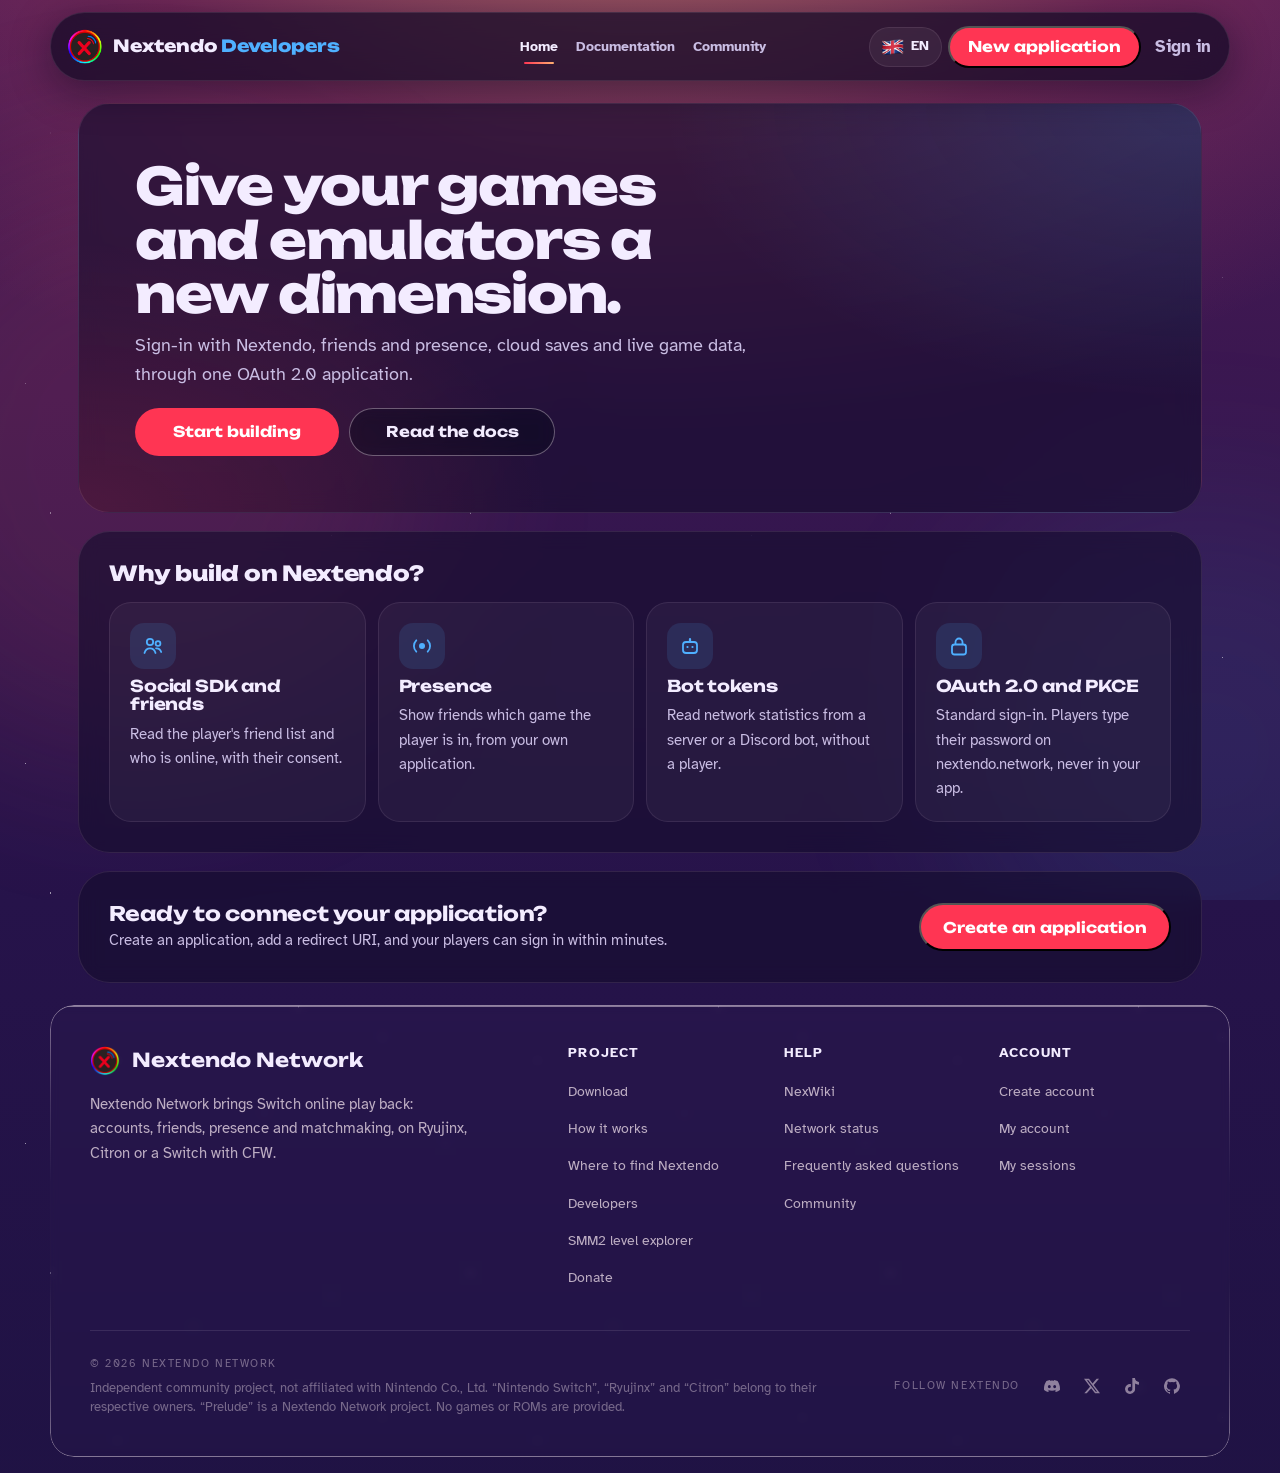
<file: developers.html>
<!doctype html>
<html lang="en">
<head>
<meta charset="utf-8">
<meta name="viewport" content="width=device-width, initial-scale=1">
<title>Nextendo Developers</title>
<meta name="description" content="Build on Nextendo: OAuth sign-in, friends, presence, cloud saves and API keys.">
<link rel="icon" href="assets/img/favicon.png">
<link rel="preconnect" href="https://fonts.googleapis.com">
<link rel="preconnect" href="https://fonts.gstatic.com" crossorigin>
<link href="https://fonts.googleapis.com/css2?family=Unbounded:wght@500;700;800&family=Atkinson+Hyperlegible:ital,wght@0,400;0,700;1,400&display=swap" rel="stylesheet">
<link rel="stylesheet" href="assets/css/rework.css?v=20261007n">
<link rel="stylesheet" href="assets/css/pages.css?v=20261007d">
<link rel="stylesheet" href="assets/css/developers.css?v=20261004j">
<script src="assets/js/i18n.js?v=20261008a"></script>
</head>
<body data-page="dev">
<a class="saut" href="#contenu">Skip to content</a>

<div id="nx-barre"></div>

<main id="contenu" class="dev">

  <!-- Landing -->
  <section class="vue" id="vue-accueil" hidden>
    <div class="plaque dev-heros">
      <h1 class="page-titre">Give your games and emulators a new dimension.</h1>
      <p class="page-intro">Sign-in with Nextendo, friends and presence, cloud saves and live game data, through one OAuth 2.0 application.</p>
      <div class="ligne-boutons" style="max-width:420px;margin-top:20px">
        <a class="bouton bouton--plein" href="#/espace">Start building</a>
        <a class="bouton bouton--verre" href="https://wiki.nextendo.network/developers">Read the docs</a>
      </div>
    </div>
    <div class="plaque">
      <h2 class="titre-plaque">Why build on Nextendo?</h2>
      <div class="atouts" id="atouts"></div>
    </div>
    <div class="plaque dev-appel">
      <div>
        <h3>Ready to connect your application?</h3>
        <p class="petit">Create an application, add a redirect URI, and your players can sign in within minutes.</p>
      </div>
      <button type="button" class="bouton bouton--plein" data-nouvelle-appli>Create an application</button>
    </div>
  </section>

  <!-- Developer space: sidebar + home / applications / application detail -->
  <section class="vue espace" id="vue-espace" hidden>
    <aside class="espace-cote">
    <nav class="espace-menu" id="menu-espace" aria-label="Developer space">
      <a href="#/espace" data-route="espace"><svg viewBox="0 0 24 24" width="20" height="20" aria-hidden="true"><path d="M4 10.5 12 4l8 6.5V20h-5v-6H9v6H4z" fill="none" stroke="currentColor" stroke-width="1.8" stroke-linejoin="round"/></svg>Home</a>
      <a href="#/applis" data-route="applis"><svg viewBox="0 0 24 24" width="20" height="20" aria-hidden="true"><rect x="4" y="4" width="7" height="7" rx="2" fill="none" stroke="currentColor" stroke-width="1.8"/><rect x="13" y="4" width="7" height="7" rx="2" fill="none" stroke="currentColor" stroke-width="1.8"/><rect x="4" y="13" width="7" height="7" rx="2" fill="none" stroke="currentColor" stroke-width="1.8"/><rect x="13" y="13" width="7" height="7" rx="2" fill="none" stroke="currentColor" stroke-width="1.8"/></svg>Applications</a>
      <a href="https://github.com/NextendoNetwork"><svg viewBox="0 0 24 24" width="20" height="20" aria-hidden="true"><path fill="currentColor" d="M12 .3a12 12 0 0 0-3.8 23.38c.6.12.82-.26.82-.58l-.02-2.04c-3.34.73-4.04-1.61-4.04-1.61-.55-1.39-1.33-1.76-1.33-1.76-1.09-.74.08-.73.08-.73 1.2.09 1.84 1.24 1.84 1.24 1.07 1.83 2.81 1.3 3.5 1 .1-.78.42-1.31.76-1.61-2.67-.3-5.47-1.33-5.47-5.93 0-1.31.47-2.38 1.24-3.22-.14-.3-.54-1.52.1-3.18 0 0 1-.32 3.3 1.23a11.5 11.5 0 0 1 6 0c2.28-1.55 3.29-1.23 3.29-1.23.64 1.66.24 2.88.12 3.18a4.65 4.65 0 0 1 1.23 3.22c0 4.61-2.81 5.63-5.48 5.92.43.37.81 1.1.81 2.22l-.01 3.29c0 .32.21.7.82.58A12 12 0 0 0 12 .3"/></svg>Nextendo GitHub</a>
    </nav>
    <nav class="espace-menu menu-appli" id="menu-appli" aria-label="Application settings" hidden>
      <a class="retour-applis" href="#/applis"><svg viewBox="0 0 24 24" width="18" height="18" aria-hidden="true"><path d="M15 5l-7 7 7 7" fill="none" stroke="currentColor" stroke-width="2" stroke-linecap="round" stroke-linejoin="round"/></svg>Applications</a>
      <div class="menu-appli-tete" id="menu-appli-tete"></div>
      <div id="onglets-v"></div>
    </nav>
    </aside>

    <div class="espace-contenu">
      <!-- Space home -->
      <div class="sous-vue" id="sv-espace" hidden>
        <div class="plaque">
          <h1 class="page-titre" style="font-size:clamp(1.8rem,4vw,2.6rem)">Welcome, <span id="dev-nom">Developer</span></h1>
          <p class="page-intro">Your applications, the guides and everything to connect to Nextendo.</p>
        </div>
        <div class="plaque">
          <div class="entete-plaque">
            <h2 class="titre-plaque">Recent applications</h2>
            <a class="pastille-lien" href="#/applis">See all applications</a>
          </div>
          <div class="grille-applis" id="recentes"></div>
        </div>
        <div class="plaque">
          <h2 class="titre-plaque">Guides and resources</h2>
          <div class="guides">
            <a class="guide" href="https://wiki.nextendo.network/developers"><strong>OAuth 2.0 PKCE</strong><p>Step-by-step integration for desktop and mobile emulators.</p></a>
            <a class="guide" href="https://wiki.nextendo.network/developers"><strong>Redirect URIs and loopback</strong><p>Dynamic 127.0.0.1:port/callback ports for desktop apps, custom schemes for mobile.</p></a>
            <a class="guide" href="https://discord.gg/XPfeCMwnzQ"><strong>Community</strong><p>Join the official Discord to talk with other developers.</p></a>
          </div>
        </div>
      </div>

      <!-- Applications list -->
      <div class="sous-vue" id="sv-applis" hidden>
        <div class="plaque">
          <div class="entete-plaque">
            <h1 class="titre-plaque" style="font-size:1.8rem">Applications <span class="compteur-pastille" id="applis-compte">0</span></h1>
            <button type="button" class="bouton bouton--plein petit-bouton" data-nouvelle-appli>New application</button>
          </div>
          <div class="outils">
            <label class="recherche"><svg viewBox="0 0 24 24" width="18" height="18" aria-hidden="true"><circle cx="11" cy="11" r="7" fill="none" stroke="currentColor" stroke-width="2"/><path d="m20 20-3.5-3.5" stroke="currentColor" stroke-width="2" stroke-linecap="round"/></svg><input type="search" id="applis-recherche" placeholder="Search an application…" aria-label="Search an application"></label>
            <select class="tri-select" id="applis-tri" aria-label="Sort applications"><option value="recent">Most recent</option><option value="nom">Name, A to Z</option></select>
          </div>
          <div class="grille-applis" id="applis"></div>
        </div>
      </div>

      <!-- Application detail -->
      <div class="sous-vue" id="sv-appli" hidden>
        <nav class="fil" aria-label="Breadcrumb"><a href="#/applis">Applications</a><span aria-hidden="true">›</span><strong id="ap-titre">…</strong></nav>
        <div class="plaque panneaux" id="panneaux"></div>
      </div>
    </div>
  </section>

</main>

<div id="nx-pied"></div>

<!-- Unsaved changes bar (Discord-style) -->
<div class="barre-sauver" id="barre-sauver" role="region" aria-label="Unsaved changes" hidden>
  <span>Careful, you have unsaved changes.</span>
  <div class="ligne-boutons"><button type="button" class="bouton bouton--verre petit-bouton" id="annuler-modifs">Reset</button><button type="button" class="bouton bouton--plein petit-bouton" id="sauver-modifs">Save changes</button></div>
</div>
<div class="toast" id="toast" role="status" aria-live="polite"></div>

<dialog id="dlg-nouvelle" class="dialogue" aria-labelledby="t-nouvelle">
  <form class="dialogue-corps" id="form-nouvelle">
    <h2 id="t-nouvelle">Create a new application</h2>
    <p>Give it a name and a description. You can set the rest (icon, permissions, redirects) once the application exists.</p>
    <label class="champ">Name *<input id="n-nom" maxlength="40" required placeholder="My Nextendo emulator"></label>
    <label class="champ"><span class="champ-tete"><span>Description</span><small id="n-compte">0 / 400</small></span><textarea id="n-desc" maxlength="400" placeholder="What your application does."></textarea></label>
    <div class="champ"><span>Security model</span>
      <label class="modele"><input type="checkbox" id="n-publique" checked><span><strong>Public application (desktop / mobile, PKCE)</strong><small>For desktop emulators (Ryujinx) and mobile apps. No client secret to keep or leak.</small></span></label>
    </div>
    <div class="ligne-fin"><button type="button" class="bouton bouton--verre" data-ferme>Cancel</button><button type="submit" class="bouton bouton--plein">Create the application</button></div>
  </form>
</dialog>

<dialog id="dlg-supprimer" class="dialogue" aria-labelledby="t-supprimer">
  <form class="dialogue-corps" id="form-supprimer">
    <h2 id="t-supprimer">Delete the application</h2>
    <p><span>This deletes</span> <strong id="sup-nom"></strong><span>, its keys and its members. Players signed in with it are signed out. This can't be undone.</span></p>
    <label class="champ">Type the application's name to confirm:<input id="sup-saisie" autocomplete="off" spellcheck="false"></label>
    <div class="ligne-fin"><button type="button" class="bouton bouton--verre" data-ferme>Cancel</button><button type="submit" class="bouton bouton--danger" id="sup-ok" disabled>Delete the application</button></div>
  </form>
</dialog>


<script src="assets/js/nx.js?v=20261002b" defer></script>
<script src="assets/js/commun.js?v=20261007p" defer></script>
<script src="assets/js/pages.js?v=20261004-t99" defer></script>
<script src="assets/js/developers.js?v=20261004k" defer></script>
<script src="assets/js/effets.js?v=20260925h" defer></script>
</body>
</html>
</file>
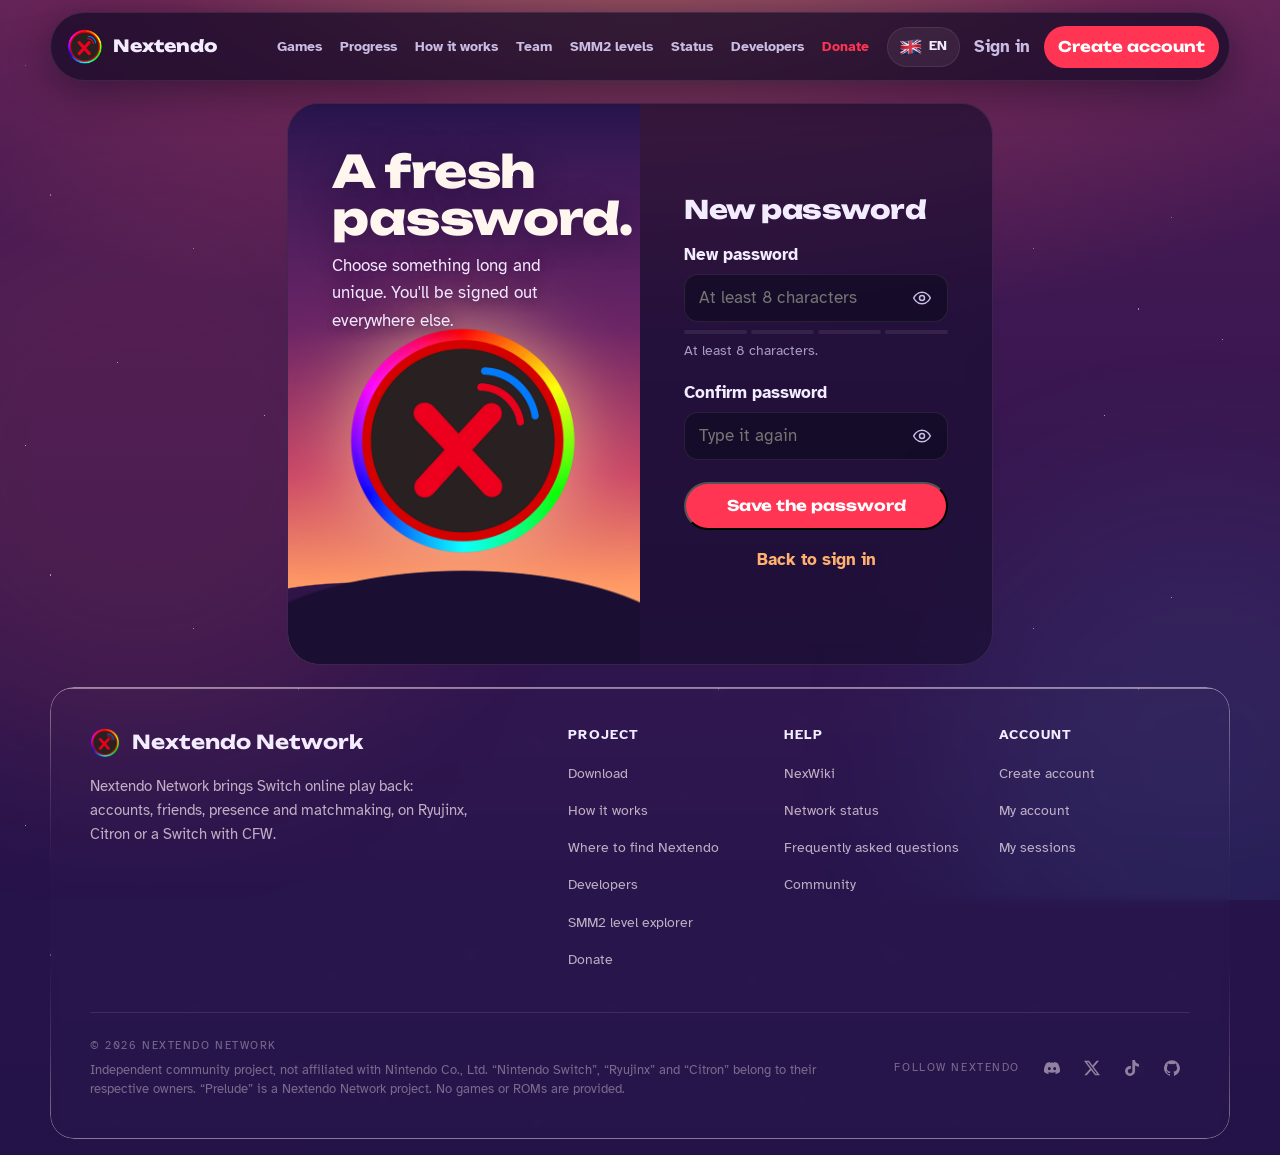
<file: reset.html>
<!doctype html>
<html lang="en">
<head>
<meta charset="utf-8">
<meta name="viewport" content="width=device-width, initial-scale=1">
<title>New password, Nextendo Network</title>
<meta name="description" content="Choose a new Nextendo password.">
<link rel="icon" href="assets/img/favicon.png">
<link rel="preconnect" href="https://fonts.googleapis.com">
<link rel="preconnect" href="https://fonts.gstatic.com" crossorigin>
<link href="https://fonts.googleapis.com/css2?family=Unbounded:wght@500;700;800&family=Atkinson+Hyperlegible:ital,wght@0,400;0,700;1,400&display=swap" rel="stylesheet">
<link rel="stylesheet" href="assets/css/rework.css?v=20261007n">
<link rel="stylesheet" href="assets/css/pages.css?v=20261007d">
<script src="assets/js/i18n.js?v=20261008a"></script>
</head>
<body data-page="reset">
<a class="saut" href="#contenu">Skip to content</a>

<div id="nx-barre"></div>

<main id="contenu" class="">

  <section class="plaque auth" aria-labelledby="titre-reset">
    <div class="auth-ciel">
      <div class="contenu"><h1>A fresh password.</h1><p>Choose something long and unique. You'll be signed out everywhere else.</p></div>
    </div>
    <div class="auth-form">
      <form class="auth-etape" id="form-reset" novalidate>
        <h2 id="titre-reset">New password</h2>
        <p class="message message--erreur" id="reset-message" role="alert" hidden>Use at least 8 characters and type it twice the same.</p>
        <div class="champ"><label for="mdp">New password</label>
          <div class="mot-de-passe"><input id="mdp" type="password" autocomplete="new-password" placeholder="At least 8 characters" required><button type="button" class="voir-mdp"></button></div>
          <div class="force" id="force" data-niveau="0" aria-hidden="true"><i></i><i></i><i></i><i></i></div>
          <small id="force-texte">At least 8 characters.</small>
        </div>
        <div class="champ"><label for="mdp2">Confirm password</label>
          <div class="mot-de-passe"><input id="mdp2" type="password" autocomplete="new-password" placeholder="Type it again" required><button type="button" class="voir-mdp"></button></div>
          <small id="mdp2-texte"></small>
        </div>
        <button class="bouton bouton--plein" type="submit">Save the password</button>
        <p class="auth-bas"><a class="lien" href="login.html">Back to sign in</a></p>
      </form>
      <div class="auth-etape" id="etape-fini" hidden>
        <span class="grand-icone"><svg viewBox="0 0 24 24" width="34" height="34" aria-hidden="true"><path d="m5 12.5 4.5 4.5L19 7.5" fill="none" stroke="currentColor" stroke-width="2.4" stroke-linecap="round" stroke-linejoin="round"/></svg></span>
        <h2>Password changed</h2>
        <p class="petit">Your other sessions were signed out. Sign in again with your new password.</p>
        <a class="bouton bouton--plein" href="login.html">Sign in</a>
      </div>
    </div>
  </section>
</main>

<div id="nx-pied"></div>
<div class="toast" id="toast" role="status" aria-live="polite"></div>

<script src="assets/js/nx.js?v=20261002b" defer></script>
<script src="assets/js/commun.js?v=20261007p" defer></script>
<script src="assets/js/pages.js?v=20261004-t99" defer></script>
<script src="assets/js/effets.js?v=20260925h" defer></script>
</body>
</html>
</file>
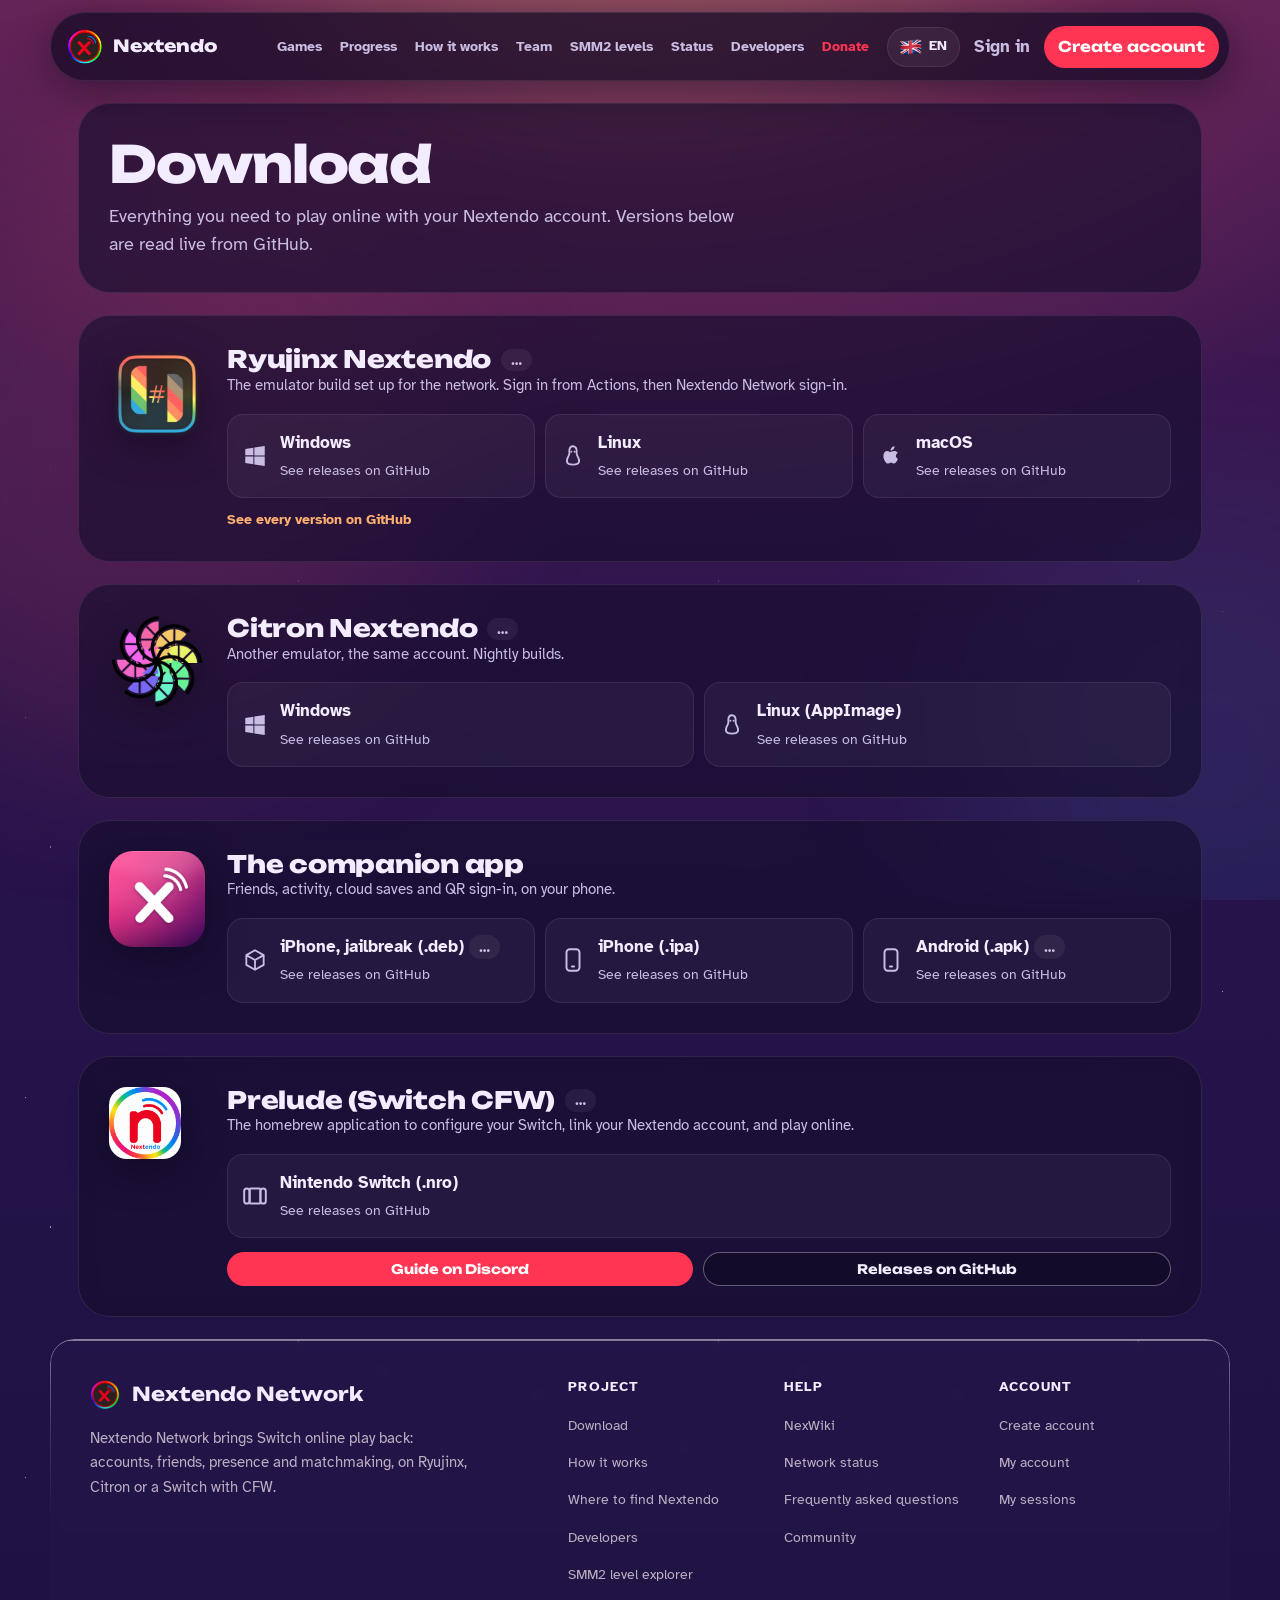
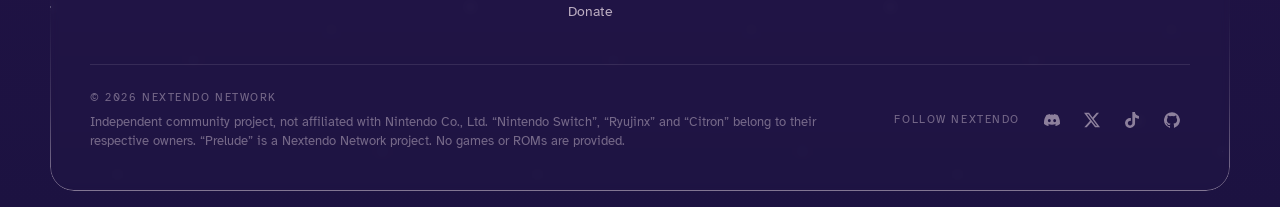
<file: telecharger.html>
<!doctype html>
<html lang="en">
<head>
<meta charset="utf-8">
<meta name="referrer" content="strict-origin-when-cross-origin">
<meta name="viewport" content="width=device-width, initial-scale=1">
<title>Download, Nextendo Network</title>
<meta name="description" content="Download Ryujinx Nextendo, Citron Nextendo and the Nextendo app.">
<link rel="icon" href="assets/img/favicon.png">
<link rel="preconnect" href="https://fonts.googleapis.com">
<link rel="preconnect" href="https://fonts.gstatic.com" crossorigin>
<link href="https://fonts.googleapis.com/css2?family=Unbounded:wght@500;700;800&family=Atkinson+Hyperlegible:ital,wght@0,400;0,700;1,400&display=swap" rel="stylesheet">
<link rel="stylesheet" href="assets/css/rework.css?v=20261007n">
<link rel="stylesheet" href="assets/css/pages.css?v=20261007d">
<script src="assets/js/i18n.js?v=20261008a"></script>
</head>
<body data-page="telecharger">
<a class="saut" href="#contenu">Skip to content</a>

<div id="nx-barre"></div>

<main id="contenu" class="">

  <section class="plaque page-tete">
    <h1 class="page-titre">Download</h1>
    <p class="page-intro">Everything you need to play online with your Nextendo account. Versions below are read live from GitHub.</p>
  </section>

  <section class="plaque" aria-labelledby="t-ryu">
    <div class="telechargement">
      <img src="assets/img/plateformes/ryujinx.png" alt="">
      <div>
        <h2 id="t-ryu">Ryujinx Nextendo <span class="version" id="v-ryu">…</span></h2>
        <p class="petit">The emulator build set up for the network. Sign in from Actions, then Nextendo Network sign-in.</p>
        <div class="systemes">
          <a class="systeme" id="dl-ryu-win" href="#"><svg viewBox="0 0 24 24" width="26" height="26" aria-hidden="true"><path fill="currentColor" d="M3 5.5 10.5 4.4v7H3zm0 13 7.5 1.1v-7.2H3zm8.4 1.3L21 21.2v-8.8h-9.6zm0-15.6v7.3H21V2.8z"/></svg><span><strong>Windows</strong><small>Checking…</small></span></a>
          <a class="systeme" id="dl-ryu-linux" href="#"><svg viewBox="0 0 24 24" width="26" height="26" aria-hidden="true"><path fill="none" stroke="currentColor" stroke-width="1.7" d="M12 3c-2.2 0-3.4 1.9-3.4 4.4 0 1.6.5 2.6-.5 4.2C7 13.5 5.8 15.4 6.5 17.6c.4 1.3 1.6 2.4 5.5 2.4s5.1-1.1 5.5-2.4c.7-2.2-.5-4.1-1.6-6-.9-1.6-.5-2.6-.5-4.2C15.4 4.9 14.2 3 12 3z"/><circle cx="10.5" cy="8" r=".9" fill="currentColor"/><circle cx="13.5" cy="8" r=".9" fill="currentColor"/></svg><span><strong>Linux</strong><small>Checking…</small></span></a>
          <a class="systeme" id="dl-ryu-mac" href="#"><svg viewBox="0 0 24 24" width="26" height="26" aria-hidden="true"><path fill="currentColor" d="M16.4 12.6c0-2.3 1.9-3.4 2-3.5-1.1-1.6-2.8-1.8-3.4-1.8-1.4-.2-2.8.9-3.5.9s-1.9-.8-3.1-.8C6.8 7.4 5 8.8 5 11.9c0 1.8.7 3.8 1.6 5.1.7 1 1.4 2 2.5 2s1.4-.7 2.8-.7 1.7.7 2.8.7c1.2 0 1.9-1.1 2.6-2.1.8-1.1 1.1-2.2 1.1-2.3-.1 0-2-.8-2-3zM14.3 5.8c.6-.7 1-1.7.9-2.8-.9 0-2 .6-2.6 1.3-.6.6-1.1 1.7-1 2.7 1 .1 2-.5 2.7-1.2z"/></svg><span><strong>macOS</strong><small>Checking…</small></span></a>
        </div>
        <p class="note" style="margin-top:10px"><a class="lien" href="https://github.com/NextendoNetwork/Ryujinx-Nextendo/releases">See every version on GitHub</a></p>
      </div>
    </div>
  </section>

  <section class="plaque" aria-labelledby="t-citron">
    <div class="telechargement">
      <img src="assets/img/plateformes/citron.png" alt="">
      <div>
        <h2 id="t-citron">Citron Nextendo <span class="version" id="v-citron">…</span></h2>
        <p class="petit">Another emulator, the same account. Nightly builds.</p>
        <div class="systemes">
          <a class="systeme" id="dl-citron-win" href="#"><svg viewBox="0 0 24 24" width="26" height="26" aria-hidden="true"><path fill="currentColor" d="M3 5.5 10.5 4.4v7H3zm0 13 7.5 1.1v-7.2H3zm8.4 1.3L21 21.2v-8.8h-9.6zm0-15.6v7.3H21V2.8z"/></svg><span><strong>Windows</strong><small>Checking…</small></span></a>
          <a class="systeme" id="dl-citron-linux" href="#"><svg viewBox="0 0 24 24" width="26" height="26" aria-hidden="true"><path fill="none" stroke="currentColor" stroke-width="1.7" d="M12 3c-2.2 0-3.4 1.9-3.4 4.4 0 1.6.5 2.6-.5 4.2C7 13.5 5.8 15.4 6.5 17.6c.4 1.3 1.6 2.4 5.5 2.4s5.1-1.1 5.5-2.4c.7-2.2-.5-4.1-1.6-6-.9-1.6-.5-2.6-.5-4.2C15.4 4.9 14.2 3 12 3z"/><circle cx="10.5" cy="8" r=".9" fill="currentColor"/><circle cx="13.5" cy="8" r=".9" fill="currentColor"/></svg><span><strong>Linux (AppImage)</strong><small>Checking…</small></span></a>
        </div>
        <div class="selection-version" id="citron-select-box" style="margin-top:14px" hidden>
          <label class="petit" style="display:block;margin-bottom:6px;font-weight:600">Choose Linux architecture:</label>
          <div class="nx-dropdown" id="citron-dropdown">
            <button type="button" class="nx-dropdown-trigger" id="citron-dropdown-trigger" aria-haspopup="listbox" aria-expanded="false">
              <span id="citron-dropdown-label">Linux x86_64 (Standard AppImage)</span>
              <svg viewBox="0 0 24 24" width="16" height="16" fill="currentColor"><path d="M7 10l5 5 5-5z"/></svg>
            </button>
            <ul class="nx-dropdown-menu" id="citron-dropdown-menu" role="listbox" hidden></ul>
          </div>
        </div>
      </div>
    </div>
  </section>

  <section class="plaque" aria-labelledby="t-app">
    <div class="telechargement">
      <img src="assets/img/plateformes/app-ios.png" alt="">
      <div>
        <h2 id="t-app">The companion app</h2>
        <p class="petit">Friends, activity, cloud saves and QR sign-in, on your phone.</p>
        <div class="systemes">
          <a class="systeme" id="dl-ios-deb" href="#"><svg viewBox="0 0 24 24" width="26" height="26" aria-hidden="true"><path d="M4 7.5 12 3l8 4.5v9L12 21l-8-4.5z M4 7.5 12 12l8-4.5M12 12v9" fill="none" stroke="currentColor" stroke-width="1.7" stroke-linejoin="round"/></svg><span><strong>iPhone, jailbreak (.deb) <span class="version" id="v-ios">…</span></strong><small>Checking…</small></span></a>
          <a class="systeme" id="dl-ios-ipa" href="#"><svg viewBox="0 0 24 24" width="26" height="26" aria-hidden="true"><rect x="6" y="2" width="12" height="20" rx="3" fill="none" stroke="currentColor" stroke-width="1.8"/><path d="M11 18h2" stroke="currentColor" stroke-width="1.8" stroke-linecap="round"/></svg><span><strong>iPhone (.ipa)</strong><small>Checking…</small></span></a>
          <a class="systeme" id="dl-android-apk" href="#"><svg viewBox="0 0 24 24" width="26" height="26" aria-hidden="true"><rect x="6" y="2" width="12" height="20" rx="3" fill="none" stroke="currentColor" stroke-width="1.8"/><path d="M11 18h2" stroke="currentColor" stroke-width="1.8" stroke-linecap="round"/></svg><span><strong>Android (.apk) <span class="version" id="v-android">…</span></strong><small>Checking…</small></span></a>
        </div>
      </div>
    </div>
  </section>

  <section class="plaque" aria-labelledby="t-prelude">
    <div class="telechargement">
      <img src="assets/img/plateformes/prelude.jpg" alt="Prelude" style="width:72px;height:72px;border-radius:18px;object-fit:cover;flex-shrink:0">
      <div>
        <h2 id="t-prelude">Prelude (Switch CFW) <span class="version" id="v-prelude">…</span></h2>
        <p class="petit">The homebrew application to configure your Switch, link your Nextendo account, and play online.</p>
        <div class="systemes">
          <a class="systeme" id="dl-prelude-nro" href="#"><svg viewBox="0 0 24 24" width="26" height="26" aria-hidden="true"><rect x="2" y="5" width="5" height="14" rx="2.5" fill="none" stroke="currentColor" stroke-width="1.8"/><rect x="17" y="5" width="5" height="14" rx="2.5" fill="none" stroke="currentColor" stroke-width="1.8"/><rect x="7" y="5" width="10" height="14" rx="1" fill="none" stroke="currentColor" stroke-width="1.8"/></svg><span><strong>Nintendo Switch (.nro)</strong><small>Checking…</small></span></a>
        </div>
        <div class="ligne-boutons" style="margin-top:14px;gap:10px">
          <a class="bouton bouton--plein petit-bouton" href="https://discord.gg/XPfeCMwnzQ">Guide on Discord</a>
          <a class="bouton bouton--verre petit-bouton" href="https://github.com/NextendoNetwork/Prelude-Nro/releases">Releases on GitHub</a>
        </div>
      </div>
    </div>
  </section>
</main>

<div id="nx-pied"></div>
<div class="toast" id="toast" role="status" aria-live="polite"></div>

<script src="assets/js/nx.js?v=20261002b" defer></script>
<script src="assets/js/commun.js?v=20261007p" defer></script>
<script src="assets/js/pages.js?v=20261006a" defer></script>
<script src="assets/js/effets.js?v=20260928b" defer></script>
</body>
</html>
</file>
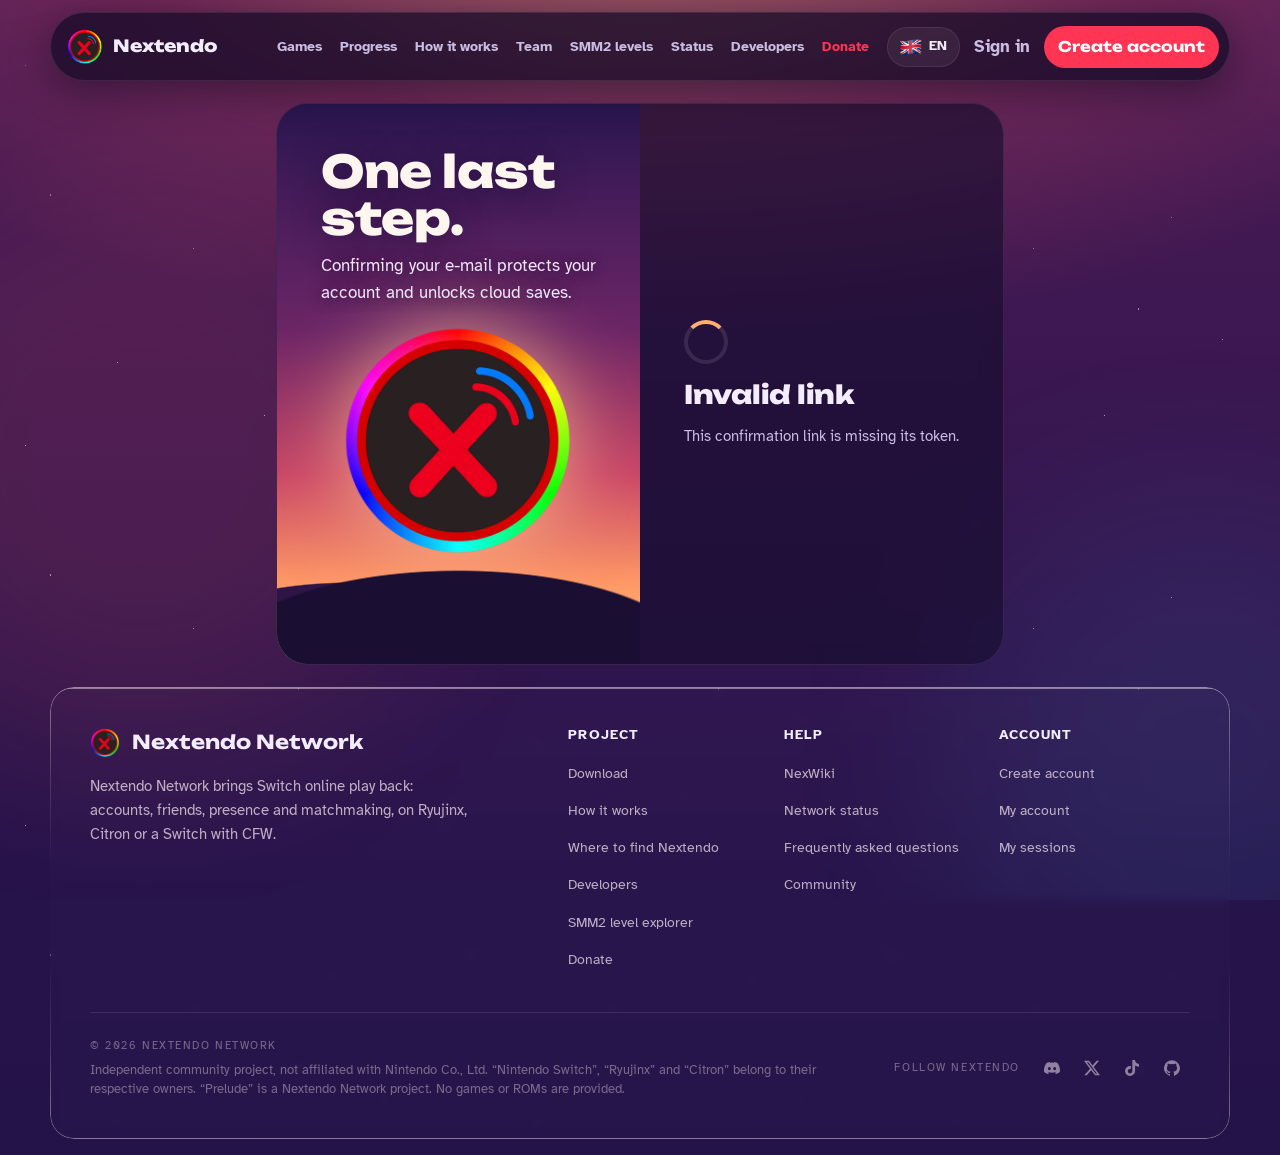
<file: verify.html>
<!doctype html>
<html lang="en">
<head>
<meta charset="utf-8">
<meta name="viewport" content="width=device-width, initial-scale=1">
<title>Verify e-mail, Nextendo Network</title>
<meta name="description" content="Confirm your e-mail address.">
<link rel="icon" href="assets/img/favicon.png">
<link rel="preconnect" href="https://fonts.googleapis.com">
<link rel="preconnect" href="https://fonts.gstatic.com" crossorigin>
<link href="https://fonts.googleapis.com/css2?family=Unbounded:wght@500;700;800&family=Atkinson+Hyperlegible:ital,wght@0,400;0,700;1,400&display=swap" rel="stylesheet">
<link rel="stylesheet" href="assets/css/rework.css?v=20261007n">
<link rel="stylesheet" href="assets/css/pages.css?v=20261007d">
<script src="assets/js/i18n.js?v=20261008a"></script>
</head>
<body data-page="verify">
<a class="saut" href="#contenu">Skip to content</a>

<div id="nx-barre"></div>

<main id="contenu" class="">

  <section class="plaque auth" aria-labelledby="titre-verif" aria-live="polite">
    <div class="auth-ciel">
      <div class="contenu"><h1>One last step.</h1><p>Confirming your e-mail protects your account and unlocks cloud saves.</p></div>
    </div>
    <div class="auth-form">
      <div class="auth-etape" id="etape-attente">
        <span class="roue" aria-hidden="true"></span>
        <h2 id="titre-verif">Verifying…</h2>
        <p class="petit">Checking your confirmation link.</p>
      </div>
      <div class="auth-etape" id="etape-verifie" hidden>
        <span class="grand-icone"><svg viewBox="0 0 24 24" width="34" height="34" aria-hidden="true"><path d="m5 12.5 4.5 4.5L19 7.5" fill="none" stroke="currentColor" stroke-width="2.4" stroke-linecap="round" stroke-linejoin="round"/></svg></span>
        <h2>E-mail verified</h2>
        <p class="petit">Your address is confirmed. You can now use cloud saves once your Discord is linked.</p>
        <a class="bouton bouton--plein" href="compte.html">Go to my account</a>
      </div>
    </div>
  </section>
</main>

<div id="nx-pied"></div>
<div class="toast" id="toast" role="status" aria-live="polite"></div>

<script src="assets/js/nx.js?v=20261002b" defer></script>
<script src="assets/js/commun.js?v=20261007p" defer></script>
<script src="assets/js/pages.js?v=20261004-t99" defer></script>
<script src="assets/js/effets.js?v=20260925h" defer></script>
</body>
</html>
</file>
<file: assets/css/rework.css>
/* Nextendo Network, rework de l'accueil.
   L'idée : le fond de la page est un ciel qui se couche. En haut, la lueur du soleil (le logo,
   posé sur l'horizon du hero) ; en descendant, le violet du crépuscule puis la nuit étoilée
   sous le pied de page. Tout le reste reste sobre pour laisser le ciel parler. */

:root {
  --nuit: #0c0a1d;
  --nuit-2: #151133;
  --crepuscule: #26134a;
  --prune: #5a1f5e;
  --braise: #e0525e;
  --horizon: #ffb070;
  --texte: #f3ecff;
  --texte-doux: #c9bde3;
  --rouge-logo: #ff3553;
  --bleu-logo: #4fb0ff;
  --vivant: #62e3a4;

  --plaque: rgba(22, 14, 46, 0.62);
  --plaque-bord: rgba(255, 214, 236, 0.10);
  --carte: rgba(255, 255, 255, 0.045);
  --carte-bord: rgba(255, 214, 236, 0.09);

  --r-plaque: 32px;
  --r-carte: 22px;
  --r-petit: 14px;

  --titre: "Unbounded", system-ui, sans-serif;
  --corps: "Atkinson Hyperlegible", system-ui, sans-serif;

  --largeur: 1180px;
  --gouttiere: clamp(16px, 4vw, 28px);
}

*, *::before, *::after { box-sizing: border-box; }
[hidden] { display: none !important; }

* { scrollbar-width: thin; scrollbar-color: rgba(255, 176, 112, 0.55) transparent; }
::-webkit-scrollbar { width: 10px; height: 10px; }
::-webkit-scrollbar-track { background: transparent; }
::-webkit-scrollbar-thumb {
  background: linear-gradient(180deg, rgba(255, 53, 83, 0.7), rgba(255, 176, 112, 0.7));
  border-radius: 999px; border: 2px solid transparent; background-clip: padding-box;
}
::-webkit-scrollbar-thumb:hover { background: linear-gradient(180deg, var(--rouge-logo), var(--horizon)); background-clip: padding-box; }
::-webkit-scrollbar-corner { background: transparent; }

html { scroll-behavior: smooth; }
@media (prefers-reduced-motion: reduce) { html { scroll-behavior: auto; } }

body {
  margin: 0;
  min-height: 100vh;
  font-family: var(--corps);
  font-size: 1.0625rem;
  line-height: 1.6;
  color: var(--texte);
  background-color: var(--nuit);
  /* Le ciel sur toute la hauteur du document : il défile avec le contenu, donc le soleil se
     couche à mesure qu'on descend. */
  background-image:
    radial-gradient(120% 60% at 50% -10%, rgba(255, 176, 112, 0.55), rgba(224, 82, 94, 0.25) 35%, transparent 65%),
    linear-gradient(180deg, #4a1a55 0, var(--crepuscule) 900px, #1b1240 1900px, var(--nuit) 3000px, #07061a 100%);
  background-repeat: no-repeat;
  position: relative;
  overflow-x: hidden;
}

/* Les étoiles n'apparaissent que dans le bas de la page, là où il fait nuit. */
body::after {
  content: "";
  position: absolute;
  left: 0; right: 0; bottom: 0;
  height: 1400px;
  pointer-events: none;
  background-image:
    radial-gradient(1.2px 1.2px at 12% 20%, #fff 50%, transparent 51%),
    radial-gradient(1px 1px at 28% 64%, #fff 50%, transparent 51%),
    radial-gradient(1.4px 1.4px at 46% 34%, #ffe9f5 50%, transparent 51%),
    radial-gradient(1px 1px at 63% 78%, #fff 50%, transparent 51%),
    radial-gradient(1.3px 1.3px at 79% 26%, #e7f0ff 50%, transparent 51%),
    radial-gradient(1px 1px at 91% 58%, #fff 50%, transparent 51%),
    radial-gradient(1.1px 1.1px at 6% 86%, #fff 50%, transparent 51%),
    radial-gradient(1px 1px at 38% 90%, #fff 50%, transparent 51%),
    radial-gradient(1.2px 1.2px at 71% 50%, #fff 50%, transparent 51%);
  background-size: 420px 380px;
  opacity: 0.55;
  mask-image: linear-gradient(180deg, transparent, #000 45%);
  -webkit-mask-image: linear-gradient(180deg, transparent, #000 45%);
  z-index: 0;
}

img { max-width: 100%; display: block; }
a { color: inherit; }
h1, h2, h3 { font-family: var(--titre); font-weight: 700; line-height: 1.15; margin: 0; letter-spacing: -0.01em; }
p { margin: 0; }

:focus-visible { outline: 3px solid var(--bleu-logo); outline-offset: 3px; border-radius: 8px; }

.saut {
  position: absolute; left: 12px; top: -60px; z-index: 50;
  background: var(--texte); color: var(--nuit); padding: 10px 16px; border-radius: 10px;
  font-weight: 700; text-decoration: none;
}
.saut:focus { top: 12px; }

/* --- Boutons --------------------------------------------------------------------------- */

.bouton {
  display: inline-flex; align-items: center; justify-content: center;
  min-height: 48px; padding: 0 22px; border-radius: 999px;
  font-family: var(--titre); font-weight: 700; font-size: 0.92rem;
  text-decoration: none; cursor: pointer;
  transition: background-color 180ms ease, border-color 180ms ease, color 180ms ease;
}
.bouton--plein { background: var(--rouge-logo); color: #fff; }
.bouton--plein:hover { background: #ff5770; }
.bouton--verre {
  background: rgba(12, 10, 29, 0.35); color: var(--texte);
  border: 1px solid rgba(255, 240, 248, 0.35);
  backdrop-filter: blur(8px); -webkit-backdrop-filter: blur(8px);
}
.bouton--verre:hover { background: rgba(12, 10, 29, 0.55); border-color: rgba(255, 240, 248, 0.6); }

.pastille-lien {
  display: inline-flex; align-items: center; min-height: 40px; padding: 0 18px;
  border-radius: 999px; font-weight: 700; font-size: 0.95rem; text-decoration: none;
  border: 1px solid rgba(255, 176, 112, 0.45); color: var(--horizon);
  transition: background-color 180ms ease;
}
.pastille-lien:hover { background: rgba(255, 176, 112, 0.12); }

/* --- Barre du haut (commune a toutes les pages, generee par commun.js) -------------------- */
/* L'ile de Maison Olena : la barre apparait en pastille au-dessus de l'ecran, descend, puis
   s'etire a toute la largeur. Une seule fois par chargement ; posee d'emblee si le visiteur
   prefere moins d'animations. */

.barre {
  position: sticky; top: 12px; z-index: 30;
  max-width: var(--largeur);
  margin: 12px auto 0;
  width: calc(100% - 2 * var(--gouttiere));
  display: grid; grid-template-columns: minmax(max-content, 1fr) auto minmax(max-content, 1fr); align-items: center; gap: 20px;
  padding: 10px 10px 10px 16px;
  border-radius: 999px;
  background: rgba(18, 11, 38, 0.72);
  border: 1px solid var(--plaque-bord);
  box-shadow: 0 10px 40px rgba(7, 6, 26, 0.45);
  backdrop-filter: blur(14px); -webkit-backdrop-filter: blur(14px);
  overflow: hidden;
  animation: ile 1.6s cubic-bezier(0.19, 1, 0.22, 1) both;
}
.barre--posee { animation: none; }
/* The island clips its content only while it opens; after that the language list can drop out of it. */
.barre--posee, .barre--ouverte { overflow: visible; }
.barre > * { animation: ile-contenu 0.6s ease both 0.75s; }
.barre--posee > * { animation: none; }
@keyframes ile {
  0%   { max-width: 62px; transform: translateY(-90px); opacity: 0; }
  30%  { max-width: 62px; transform: translateY(0); opacity: 1; }
  100% { max-width: var(--largeur); transform: translateY(0); opacity: 1; }
}
@keyframes ile-contenu { from { opacity: 0; } to { opacity: 1; } }

.marque { justify-self: start; display: flex; align-items: center; gap: 10px; text-decoration: none; font-family: var(--titre); font-weight: 800; font-size: 1.05rem; }
.marque img { width: 36px; height: 36px; }
/* Nothing in the bar may wrap onto two lines ("Sign in", "Nextendo Developers"). */
.marque span, .nav-lien, .lien-discret, .compte .bouton, .bouton-nav { white-space: nowrap; }
/* ... and nothing in the bar may shrink into a wrap: the side groups keep their width. */
.marque, .compte-groupe, .compte, .lien-discret, .choix-langue { flex: none; }
#choix-langue, .moi-mini span { white-space: nowrap; }
.moi-mini span { overflow: hidden; text-overflow: ellipsis; max-width: 22ch; }
.compte-groupe, .compte { flex-wrap: nowrap; }
.menu { min-width: 0; }
/* The portal already has its own call to action (New application): no second one when signed out. */
body[data-page="dev"] .compte .bouton { display: none; }
.marque-dev { font-style: normal; color: var(--bleu-logo); }
.compte-groupe { justify-self: end; display: flex; align-items: center; gap: 10px; }
.bouton-nav { min-height: 42px !important; padding: 0 18px !important; white-space: nowrap; }
.menu { display: flex; justify-content: center; gap: 2px; }
.nav-lien {
  position: relative; text-decoration: none; color: var(--texte-doux); font-weight: 700; font-size: 0.95rem;
  padding: 10px 12px; white-space: nowrap; transition: color 0.3s;
}
/* Le soulignement qui glisse (Maison Olena) : il pousse de la gauche au survol, et reste sous la
   section a l'ecran. */
.nav-lien::after {
  content: ""; position: absolute; left: 12px; right: 12px; bottom: 4px; height: 2px; border-radius: 2px;
  background: linear-gradient(90deg, var(--rouge-logo), var(--horizon));
  transform: scaleX(0); transform-origin: left; transition: transform 0.35s cubic-bezier(0.25, 1, 0.5, 1);
}
.nav-lien:hover { color: var(--texte); }
.nav-lien:hover::after, .nav-lien.est-actif::after { transform: scaleX(1); }
.nav-lien.est-actif { color: var(--texte); }
.compte { display: flex; align-items: center; gap: 8px; }
.lien-discret { text-decoration: none; font-weight: 700; color: var(--texte-doux); padding: 10px 12px; border-radius: 999px; }
.lien-discret:hover { color: var(--texte); }
.compte .bouton { min-height: 42px; padding: 0 18px; white-space: nowrap; }
.moi-mini {
  display: flex; align-items: center; gap: 10px; text-decoration: none; font-weight: 700;
  padding: 4px 14px 4px 4px; border-radius: 999px; background: rgba(255, 255, 255, 0.06);
  border: 1px solid transparent; transition: border-color 0.3s, background-color 0.3s;
}
.moi-mini:hover, .moi-mini.est-actif { border-color: rgba(255, 176, 112, 0.45); background: rgba(255, 176, 112, 0.1); }
.moi-mini img { width: 34px; height: 34px; border-radius: 50%; object-fit: cover; background: var(--nuit-2); }

.burger { display: none; flex: none; width: 44px; height: 44px; border-radius: 50%; border: 0; cursor: pointer; background: rgba(255, 255, 255, 0.08); position: relative; }
.burger span { position: absolute; left: 13px; right: 13px; height: 2px; border-radius: 2px; background: var(--texte); transition: transform 0.3s cubic-bezier(0.25, 1, 0.5, 1); }
.burger span:first-child { top: 17px; }
.burger span:last-child { top: 25px; }
.burger[aria-expanded="true"] span:first-child { transform: translateY(4px) rotate(45deg); }
.burger[aria-expanded="true"] span:last-child { transform: translateY(-4px) rotate(-45deg); }
.burger { transition: background-color 0.3s, transform 0.2s cubic-bezier(0.25, 1, 0.5, 1); -webkit-tap-highlight-color: transparent; }
.burger:active { transform: scale(0.88); }
.burger[aria-expanded="true"] { background: var(--rouge-logo); }

/* The menu grows out of the button that opens it (--ox/--oy = its centre, set on open) and
   shrinks back into it on close. */
.menu-mobile {
  position: fixed; inset: 0; z-index: 25; padding: 100px 28px 40px;
  display: flex; flex-direction: column; gap: 6px;
  background: rgba(12, 10, 29, 0.94); backdrop-filter: blur(18px); -webkit-backdrop-filter: blur(18px);
  clip-path: circle(22px at var(--ox, calc(100% - 40px)) var(--oy, 40px));
  transition: clip-path 0.55s cubic-bezier(0.65, 0, 0.35, 1);
}
.menu-mobile--ouvert { clip-path: circle(150vmax at var(--ox, calc(100% - 40px)) var(--oy, 40px)); }
.menu-mobile[hidden] { display: none; }
.menu-mobile a {
  font-family: var(--titre); font-weight: 700; font-size: 1.6rem; text-decoration: none; padding: 10px 0;
  opacity: 0; animation: lien-entre 0.5s cubic-bezier(0.25, 1, 0.5, 1) forwards; animation-delay: calc(var(--i) * 60ms);
}
@keyframes lien-entre { from { opacity: 0; transform: translateY(20px); } to { opacity: 1; transform: none; } }
body.menu-ouvert { overflow: hidden; }

/* --- Ambiance et progression (Maison Olena) ---------------------------------------------- */

.ambiance { position: fixed; inset: 0; z-index: 0; pointer-events: none; overflow: hidden; }
.ambiance i {
  position: absolute; border-radius: 50%; filter: blur(90px); opacity: 0.5;
  animation: respire 9s ease-in-out infinite alternate;
}
.ambiance i:first-child { width: 46vmax; height: 46vmax; left: -12vmax; top: 18vh; background: rgba(224, 82, 94, 0.28); }
.ambiance i:last-child { width: 40vmax; height: 40vmax; right: -14vmax; top: 55vh; background: rgba(79, 176, 255, 0.18); animation-delay: -4s; }
@keyframes respire { from { transform: scale(1); opacity: 0.4; } to { transform: scale(1.12); opacity: 0.65; } }

.progres {
  position: fixed; left: 0; top: 0; z-index: 70; height: 3px; width: 0;
  background: linear-gradient(90deg, var(--rouge-logo), var(--horizon));
  box-shadow: 0 0 12px rgba(255, 176, 112, 0.8);
  transition: width 0.6s cubic-bezier(0.25, 1, 0.5, 1), opacity 0.3s ease;
}
.progres--fin { width: 100%; }
.progres--cache { opacity: 0; }
.progres--part { width: 72%; opacity: 1; transition: width 1.2s cubic-bezier(0.1, 0.7, 0.2, 1); }

/* --- Pression : l'onde part du point touche, le bouton s'enfonce un peu -------------------- */

.bouton, .pastille-lien, .filtres button, .pages button, .code-bouton { position: relative; overflow: hidden; }
.bouton:active, .pastille-lien:active, .filtres button:active, .pages button:active, .code-bouton:active { transform: scale(0.96); }
.bouton, .pastille-lien, .code-bouton { transition: background-color 180ms ease, border-color 180ms ease, color 180ms ease, transform 120ms ease; }
.onde {
  position: absolute; border-radius: 50%; pointer-events: none;
  background: rgba(255, 255, 255, 0.28); transform: scale(0); animation: onde 0.65s ease-out forwards;
}
@keyframes onde { to { transform: scale(1); opacity: 0; } }

/* --- Structure ------------------------------------------------------------------------- */

main {
  position: relative; z-index: 1;
  max-width: var(--largeur);
  margin: 0 auto;
  padding: 22px var(--gouttiere) 0;
  display: grid; gap: 22px;
}

.plaque {
  background: var(--plaque);
  border: 1px solid var(--plaque-bord);
  border-radius: var(--r-plaque);
  padding: clamp(18px, 3vw, 30px);
  backdrop-filter: blur(10px); -webkit-backdrop-filter: blur(10px);
}

.entete { display: flex; align-items: center; justify-content: space-between; gap: 16px; margin-bottom: 20px; flex-wrap: wrap; }
.entete h2 { font-size: clamp(1.5rem, 3vw, 2.1rem); font-weight: 800; }

.carte {
  background: var(--carte);
  border: 1px solid var(--carte-bord);
  border-radius: var(--r-carte);
  padding: 24px;
}
.carte h3 { font-size: 1.15rem; margin-bottom: 8px; }
.carte p { color: var(--texte-doux); }

/* --- 1. Hero ----------------------------------------------------------------------------- */

.plaque--hero { padding: 12px; }

.horizon {
  position: relative;
  border-radius: calc(var(--r-plaque) - 8px);
  overflow: hidden;
  min-height: clamp(460px, 62vh, 620px);
  display: flex; align-items: flex-end;
  isolation: isolate;
}
.ciel {
  position: absolute; inset: 0; z-index: -1;
  background: linear-gradient(180deg, #2a1650 0%, #6b2566 34%, #c94667 58%, #ff9a66 78%, #ffc28a 100%);
}
.halo {
  position: absolute; left: 72%; top: 64%;
  width: 70vmin; height: 70vmin; transform: translate(-50%, -50%);
  background: radial-gradient(circle, rgba(255, 214, 160, 0.75), rgba(255, 140, 110, 0.25) 40%, transparent 68%);
}
.soleil {
  position: absolute; left: 72%; top: 66%;
  width: clamp(150px, 22vw, 260px); height: auto;
  transform: translate(-50%, -50%);
  filter: drop-shadow(0 0 40px rgba(255, 190, 140, 0.8));
  animation: lever 1.6s cubic-bezier(.2, .7, .2, 1) both;
}
@keyframes lever {
  from { transform: translate(-50%, -18%); opacity: 0; }
  to   { transform: translate(-50%, -50%); opacity: 1; }
}
.collines { position: absolute; left: 0; right: 0; bottom: 0; width: 100%; height: 46%; }
.collines .c1 { fill: #4a1c56; }
.collines .c2 { fill: #2f1447; }
.collines .c3 { fill: #1a0f33; }

.hero-texte {
  position: relative;
  padding: clamp(24px, 5vw, 56px);
  max-width: 44rem;
}
.hero-texte h1 {
  font-size: clamp(2.2rem, 5.6vw, 4.4rem);
  font-weight: 800;
  line-height: 1.04;
  letter-spacing: -0.025em;
  color: #fff6ef;
  text-wrap: balance;
  text-shadow: 0 2px 30px rgba(26, 15, 51, 0.55);
}
.hero-texte p {
  margin-top: 18px; max-width: 34rem;
  font-size: clamp(1.05rem, 1.6vw, 1.2rem);
  color: #f4e6ff;
  text-shadow: 0 1px 14px rgba(26, 15, 51, 0.7);
}
.actions { display: flex; flex-wrap: wrap; gap: 12px; margin-top: 26px; }

.hero-bas {
  display: grid; grid-template-columns: minmax(240px, 0.8fr) 1.6fr; gap: 12px;
  margin-top: 12px;
}
.pouls {
  display: flex; align-items: center; gap: 16px;
  padding: 22px 24px; border-radius: var(--r-carte);
  background: var(--carte); border: 1px solid var(--carte-bord);
  text-decoration: none;
  transition: border-color 180ms ease;
}
.pouls:hover { border-color: rgba(98, 227, 164, 0.45); }
.pouls-point {
  flex: none; width: 14px; height: 14px; border-radius: 50%;
  background: var(--vivant); box-shadow: 0 0 0 6px rgba(98, 227, 164, 0.16);
}
.pouls-texte { display: grid; }
.pouls-texte strong { font-family: var(--titre); font-size: 2rem; line-height: 1.1; }
.pouls-texte span { color: var(--texte-doux); }

.nouveautes {
  padding: 20px 24px; border-radius: var(--r-carte);
  background: var(--carte); border: 1px solid var(--carte-bord);
}
.nouveautes h2 { font-size: 1rem; color: var(--horizon); margin-bottom: 8px; }
.nouveautes ul { list-style: none; margin: 0; padding: 0; display: grid; }
.nouveautes li + li { border-top: 1px solid var(--carte-bord); }
.nouveautes a { display: block; padding: 9px 0; text-decoration: none; color: var(--texte); }
.nouveautes a:hover { color: var(--horizon); }

/* --- 2. Jeux ------------------------------------------------------------------------------ */

.jaquettes {
  list-style: none; margin: 0; padding: 0;
  display: grid; grid-template-columns: repeat(6, minmax(0, 1fr)); gap: 14px;
}
.jaquette {
  display: grid; gap: 10px; align-content: start; height: 100%;
  padding: 10px 10px 14px; border-radius: var(--r-carte); text-decoration: none;
  background: var(--carte); border: 1px solid var(--carte-bord);
  transition: transform 0.35s cubic-bezier(0.25, 1, 0.5, 1), border-color 0.3s, background-color 0.3s;
}
.jaquette:hover { transform: translateY(-4px); border-color: rgba(255, 176, 112, 0.35); background: rgba(255, 255, 255, 0.07); }
.jaquette-image { aspect-ratio: 1; border-radius: 16px; overflow: hidden; background: var(--nuit-2); }
.jaquette-image img { width: 100%; height: 100%; object-fit: cover; transition: transform 0.5s cubic-bezier(0.25, 1, 0.5, 1); }
.jaquette:hover .jaquette-image img { transform: scale(1.05); }
.jaquette-texte { display: grid; gap: 8px; padding: 0 4px; }
.jaquette-nom {
  font-family: var(--titre); font-weight: 700; font-size: 0.9rem; line-height: 1.25;
  display: -webkit-box; -webkit-line-clamp: 2; -webkit-box-orient: vertical; overflow: hidden; min-height: 2.5em;
}
.jaquette-joueurs {
  justify-self: start; display: inline-flex; align-items: center; gap: 6px;
  font-size: 0.85rem; font-weight: 700; color: var(--vivant);
}
.jaquette-joueurs::before { content: ""; width: 8px; height: 8px; border-radius: 50%; background: currentColor; box-shadow: 0 0 0 4px rgba(98, 227, 164, 0.14); }
.jaquette-joueurs--calme { color: var(--texte-doux); }
.jaquette-joueurs--calme::before { box-shadow: none; }

/* --- 3. Bandeau -------------------------------------------------------------------------- */

.bandeau {
  display: grid; justify-items: center; gap: 18px; text-align: center;
  padding: clamp(28px, 6vw, 64px) var(--gouttiere);
}
.bandeau p {
  font-family: var(--titre); font-weight: 500;
  font-size: clamp(1.15rem, 2.4vw, 1.6rem); line-height: 1.4;
  max-width: 44rem; color: #fbe9ff; text-wrap: balance;
}

/* --- 4. Fonctionnement ------------------------------------------------------------------ */

.carte--large { padding: clamp(24px, 4vw, 40px); margin-bottom: 12px;
  background:
    radial-gradient(90% 140% at 100% 0%, rgba(79, 176, 255, 0.16), transparent 60%),
    radial-gradient(80% 120% at 0% 100%, rgba(255, 53, 83, 0.14), transparent 60%),
    var(--carte);
}
.carte--chemin h2 { font-size: clamp(1.4rem, 3vw, 2rem); font-weight: 800; max-width: 34rem; text-wrap: balance; }
.chemin {
  list-style: none; margin: 28px 0 0; padding: 0;
  display: grid; grid-template-columns: repeat(3, 1fr); gap: 14px;
  position: relative;
}
.chemin li {
  position: relative; display: grid; gap: 6px;
  padding: 18px 18px 18px 20px; border-radius: var(--r-petit);
  background: rgba(12, 10, 29, 0.45); border: 1px solid var(--carte-bord);
}
/* Le trajet ton jeu, ton compte, la partie : une flèche entre deux étapes, pas des numéros. */
.chemin li + li::before {
  content: ""; position: absolute; left: -12px; top: 50%;
  width: 10px; height: 10px; border-top: 2px solid var(--horizon); border-right: 2px solid var(--horizon);
  transform: translate(-50%, -50%) rotate(45deg);
}
.chemin strong { font-family: var(--titre); font-size: 1rem; }
.chemin span { color: var(--texte-doux); font-size: 0.98rem; }

.mosaique { display: grid; grid-template-columns: 1.15fr 1fr; grid-template-rows: auto auto; gap: 12px; }
.carte--haute { grid-row: span 2; display: flex; flex-direction: column; justify-content: flex-end; min-height: 300px;
  background:
    radial-gradient(70% 70% at 80% 20%, rgba(255, 176, 112, 0.22), transparent 70%),
    var(--carte);
}
.pile { display: flex; margin-bottom: auto; padding: 4px 0 24px; }
.pile img {
  width: clamp(56px, 7vw, 76px); height: clamp(56px, 7vw, 76px); object-fit: cover;
  border-radius: 18px; border: 3px solid #1d1238;
  box-shadow: 0 10px 24px rgba(0, 0, 0, 0.35);
}
.pile img + img { margin-left: -18px; }
.pile img:nth-child(odd) { transform: rotate(-4deg); }
.pile img:nth-child(even) { transform: rotate(5deg) translateY(6px); }
.carte--haute h3 { font-size: clamp(1.4rem, 2.6vw, 1.9rem); font-weight: 800; }
.carte--gratuit h3, .carte--prive h3 { font-size: 1.1rem; }

/* --- 5. Plateformes ---------------------------------------------------------------------- */

.plateformes {
  list-style: none; margin: 0; padding: 0;
  display: grid; grid-template-columns: repeat(3, minmax(0, 1fr)); gap: 14px;
}
.plateformes li { display: grid; gap: 8px; align-content: start; grid-template-rows: auto 1fr; }
.type { font-size: 0.9rem; color: var(--texte-doux); padding-left: 4px; }
.plateforme {
  position: relative; display: flex; flex-direction: column; gap: 6px; height: 100%;
  min-height: 360px; padding: 18px; border-radius: var(--r-carte); text-decoration: none;
  border: 1px solid var(--carte-bord); background-clip: padding-box; isolation: isolate; overflow: hidden;
  transition: transform 0.35s cubic-bezier(0.25, 1, 0.5, 1), border-color 0.3s;
}
.plateforme:hover { transform: translateY(-4px); border-color: rgba(255, 240, 248, 0.38); }
.plateforme strong { font-family: var(--titre); font-size: 1.05rem; line-height: 1.25; }
.plateforme > span:last-child { font-size: 0.93rem; color: #eadcff; }
.plateforme-logos { display: flex; gap: 8px; }
.plateforme-logos img { width: 34px; height: 34px; object-fit: contain; border-radius: 9px; filter: drop-shadow(0 6px 12px rgba(0, 0, 0, 0.35)); }
.plateforme-3d {
  display: block; flex: 1 1 210px; min-height: 210px; width: calc(100% + 36px); margin: -10px -18px 4px;
  opacity: 0; transition: opacity 0.6s ease;
}
.plateforme-3d.est-pret { opacity: 1; }
.plateforme--emu     { background: linear-gradient(160deg, rgba(79, 176, 255, 0.30), rgba(250, 214, 90, 0.16) 55%, rgba(22, 14, 46, 0.92)); }
.plateforme--switch  { background: linear-gradient(160deg, rgba(255, 53, 83, 0.30), rgba(79, 176, 255, 0.22) 65%, rgba(22, 14, 46, 0.92)); }
.plateforme--tel     { background: linear-gradient(160deg, rgba(210, 200, 255, 0.26), rgba(98, 227, 164, 0.18) 60%, rgba(22, 14, 46, 0.92)); }

/* --- 6. État du réseau ------------------------------------------------------------------- */

.maj { color: var(--texte-doux); font-size: 0.95rem; }
.etat { display: grid; grid-template-columns: minmax(200px, 0.6fr) 2fr; gap: 12px; }
.etat-total {
  display: grid; align-content: center; gap: 4px; padding: 24px; border-radius: var(--r-carte);
  background: rgba(98, 227, 164, 0.08); border: 1px solid rgba(98, 227, 164, 0.25);
}
.etat-total strong { font-family: var(--titre); font-size: clamp(2.6rem, 6vw, 3.6rem); line-height: 1; color: var(--vivant); }
.etat-total span { color: var(--texte-doux); }
.barres { list-style: none; margin: 0; padding: 18px 22px; border-radius: var(--r-carte); background: var(--carte); border: 1px solid var(--carte-bord); display: grid; gap: 10px; }
.barre-jeu { display: grid; grid-template-columns: minmax(0, 14rem) 1fr 2.5rem; align-items: center; gap: 12px; font-size: 0.97rem; }
.barre-jeu-nom { white-space: nowrap; overflow: hidden; text-overflow: ellipsis; }
.barre-jeu-piste { height: 10px; border-radius: 999px; background: rgba(255, 255, 255, 0.06); overflow: hidden; }
.barre-jeu-piste i { display: block; height: 100%; border-radius: inherit; background: linear-gradient(90deg, var(--braise), var(--horizon)); }
.barre-jeu-n { text-align: right; font-weight: 700; font-variant-numeric: tabular-nums; }

/* --- Pied (commun, genere par commun.js) ------------------------------------------------- */
/* Footer: a "liquid glass" panel. A faint blurred pane, a highlight along its top edge and a
   gradient border drawn by a masked ::before (bright at the top and bottom, clear at the middle). */

.verre-liquide {
  position: relative; overflow: hidden;
  background: rgba(255, 255, 255, 0.012); background-blend-mode: luminosity;
  backdrop-filter: blur(4px); -webkit-backdrop-filter: blur(4px);
  box-shadow: inset 0 1px 1px rgba(255, 255, 255, 0.1);
}
.verre-liquide::before {
  content: ""; position: absolute; inset: 0; border-radius: inherit; padding: 1.4px; pointer-events: none;
  background: linear-gradient(180deg,
    rgba(255, 240, 248, 0.45) 0%, rgba(255, 240, 248, 0.15) 20%,
    rgba(255, 240, 248, 0) 40%, rgba(255, 240, 248, 0) 60%,
    rgba(255, 240, 248, 0.15) 80%, rgba(255, 240, 248, 0.45) 100%);
  -webkit-mask: linear-gradient(#fff 0 0) content-box, linear-gradient(#fff 0 0);
  -webkit-mask-composite: xor; mask-composite: exclude;
}

.pied {
  z-index: 1; width: calc(100% - 2 * var(--gouttiere)); max-width: var(--largeur);
  margin: 22px auto 16px; padding: clamp(24px, 4vw, 40px);
  border-radius: 24px; color: rgba(255, 240, 248, 0.7);
  opacity: 0; transform: translateY(40px);
  transition: opacity 1s ease-out 0.4s, transform 1s ease-out 0.4s;
}
.pied.pied--vu { opacity: 1; transform: none; }
.pied-haut { display: grid; grid-template-columns: repeat(12, minmax(0, 1fr)); gap: 48px; margin-bottom: 40px; }
.pied-marque { grid-column: span 5; display: grid; gap: 16px; align-content: start; }
.pied-logo { display: flex; align-items: center; gap: 12px; width: fit-content; text-decoration: none; color: var(--texte); font-family: var(--titre); font-weight: 700; font-size: 1.2rem; }
.pied-marque p { font-size: 0.92rem; line-height: 1.65; max-width: 24rem; }
.pied-liens { grid-column: span 7; display: grid; grid-template-columns: repeat(3, minmax(0, 1fr)); gap: 24px; }
.pied-liens h3 { font-family: var(--corps); font-size: 0.85rem; font-weight: 700; text-transform: uppercase; letter-spacing: 0.08em; color: var(--texte); margin-bottom: 16px; }
.pied-liens ul { list-style: none; margin: 0; padding: 0; display: grid; gap: 10px; }
.pied-liens a { font-size: 0.9rem; text-decoration: none; color: inherit; transition: color 0.3s; }
.pied-liens a:hover { color: var(--texte); }
.pied-bas { display: flex; align-items: center; justify-content: space-between; gap: 16px 24px; flex-wrap: wrap; padding-top: 24px; border-top: 1px solid rgba(255, 240, 248, 0.1); }
.pied-mentions { display: grid; gap: 6px; max-width: 46rem; }
.pied-copy { font-size: 0.7rem; text-transform: uppercase; letter-spacing: 0.14em; opacity: 0.55; }
.pied-legal { font-size: 0.8rem; opacity: 0.55; line-height: 1.5; }
.pied-suivre { display: flex; align-items: center; gap: 14px; }
.pied-suivre > span { font-size: 0.7rem; text-transform: uppercase; letter-spacing: 0.14em; opacity: 0.55; }
.icones-reseaux { display: flex; gap: 4px; }
.icone-reseau { display: grid; place-items: center; width: 36px; height: 36px; border-radius: 10px; color: inherit; opacity: 0.7; transition: opacity 0.3s, color 0.3s; }
.icone-reseau svg { width: 16px; height: 16px; }
.icone-reseau:hover { opacity: 1; color: var(--texte); }

/* --- Adaptation aux écrans --------------------------------------------------------------- */

/* Crowded zone: the bar is capped at 1180px but shows 6 links + language + 2 buttons.
   Tighten everything before giving up the menu, so nothing ever wraps. */
@media (max-width: 1320px) {
  .barre { gap: 10px; }
  .nav-lien { padding: 10px 8px; font-size: 0.9rem; }
  .lien-discret { padding: 10px 8px; }
  .compte .bouton, .bouton-nav { padding: 0 14px; }
  .compte-groupe { gap: 6px; }
  .compte { gap: 6px; }
}
@media (max-width: 1200px) {
  .menu, .compte .lien-discret { display: none; }
  .burger { display: block; }
  .barre { grid-template-columns: 1fr auto auto; gap: 10px; }
  .jaquettes { grid-template-columns: repeat(3, minmax(0, 1fr)); }
}
/* Tablets and phones: the text spans the whole hero, so the sun rises above the title instead of
   setting behind it. */
@media (max-width: 1080px) {
  .soleil { left: 76%; top: 19%; width: 140px; }
  .halo { left: 76%; top: 19%; width: 80vmin; height: 80vmin; }
  @keyframes lever { from { transform: translate(-50%, 10%); opacity: 0; } to { transform: translate(-50%, -50%); opacity: 1; } }
  .hero-texte { padding-top: 180px; }
}
@media (max-width: 760px) {
  .hero-bas, .etat, .mosaique { grid-template-columns: 1fr; }
  .pied-haut { grid-template-columns: 1fr; gap: 36px; }
  .pied-marque, .pied-liens { grid-column: auto; }
  .carte--haute { grid-row: auto; min-height: 220px; }
  .chemin { grid-template-columns: 1fr; }
  .chemin li + li::before { left: 24px; top: -7px; transform: translate(-50%, -50%) rotate(135deg); }
  .jaquettes { grid-template-columns: repeat(2, minmax(0, 1fr)); }
  .plateformes { grid-template-columns: 1fr; }
  .plateforme { min-height: 0; }
  .soleil { left: 74%; top: 17%; width: 116px; }
  .halo { left: 74%; top: 17%; width: 90vmin; height: 90vmin; }
  .hero-texte { padding-top: 150px; }
  .compte .bouton { white-space: nowrap; }
  .barre-jeu { grid-template-columns: minmax(0, 9rem) 1fr 2rem; }
  .pied-liens { grid-template-columns: 1fr 1fr; }
  .pied-bas { flex-direction: column; align-items: flex-start; }
}
@media (max-width: 420px) {
  .marque span { display: none; }
  .plateformes { grid-template-columns: 1fr; }
  .compte .bouton { padding: 0 14px; font-size: 0.85rem; }
  .moi-mini span { display: none; }
  .moi-mini { padding: 4px; }
}

@media (prefers-reduced-motion: reduce) {
  .soleil, .barre, .barre > *, .ambiance i, .menu-mobile a { animation: none; opacity: 1; }
  .menu-mobile, .burger { transition: none; }
  .jaquette, .icone-reseau, .nav-lien::after, .pied { transition: none; }
  .pied { opacity: 1; transform: none; }
  .jaquette img { transition: none; }
}

/* --- 2b. Progress ------------------------------------------------------------------------ */

.petit-texte { color: var(--texte-doux); }
.progres-grille { display: grid; grid-template-columns: auto minmax(0, 1fr); gap: 32px; align-items: start; }
@property --pct-anneau { syntax: "<number>"; inherits: false; initial-value: 0; }
.anneau {
  --pct: 0; --pct-anneau: var(--pct);
  position: sticky; top: 110px;
  width: 170px; height: 170px; border-radius: 50%; display: grid; place-items: center;
  background: conic-gradient(var(--horizon) 0, var(--rouge-logo) calc(var(--pct-anneau) * 1%), rgba(255, 255, 255, 0.07) calc(var(--pct-anneau) * 1%));
  transition: --pct-anneau 1.4s cubic-bezier(0.25, 1, 0.5, 1);
}
.anneau::before { content: ""; position: absolute; inset: 14px; border-radius: 50%; background: #1d1238; }
.anneau-valeur { position: relative; display: grid; justify-items: center; }
.anneau-valeur strong { font-family: var(--titre); font-size: 2.1rem; line-height: 1; }
.anneau-valeur small { color: var(--texte-doux); }
.progres-liste { list-style: none; margin: 0; padding: 0; display: grid; grid-template-columns: repeat(2, minmax(0, 1fr)); gap: 10px 22px; }
.progres-jeu { display: grid; grid-template-columns: 44px minmax(0, 1fr); gap: 12px; align-items: center; padding: 8px; border-radius: 16px; }
.progres-jeu img { width: 44px; height: 44px; border-radius: 12px; object-fit: cover; background: var(--nuit-2); }
.progres-texte { display: grid; gap: 3px; min-width: 0; }
.progres-ligne { display: grid; grid-template-columns: minmax(0, 1fr) auto; align-items: baseline; gap: 10px; min-width: 0; }
.progres-ligne strong { flex: 1 1 auto; min-width: 0; font-size: 0.97rem; white-space: nowrap; overflow: hidden; text-overflow: ellipsis; }
.progres-pct { flex: 0 0 auto; min-width: 3.2em; text-align: right; font-family: var(--titre); font-weight: 700; font-size: 0.85rem; color: var(--horizon); }
.est-fini .progres-pct { color: var(--vivant); }
.progres-texte small { color: var(--texte-doux); font-size: 0.85rem; line-height: 1.3; }
.piste { display: block; height: 6px; border-radius: 999px; background: rgba(255, 255, 255, 0.07); overflow: hidden; margin-top: 3px; }
.piste i { display: block; height: 100%; width: 0; border-radius: inherit; background: linear-gradient(90deg, var(--braise), var(--horizon)); transition: width 1s cubic-bezier(0.25, 1, 0.5, 1); transition-delay: calc(var(--i) * 40ms); }
.est-fini .piste i { background: linear-gradient(90deg, #3fbf86, var(--vivant)); }
#progres.est-visible .piste i { width: var(--pct); }
.progres-jeu { --i: 0; }

/* --- 7. Meet the Team -------------------------------------------------------------------- */

.equipe { list-style: none; margin: 0; padding: 0; display: grid; grid-template-columns: repeat(3, minmax(0, 1fr)); gap: 12px; }
.membre-equipe {
  display: grid; grid-template-columns: 96px minmax(0, 1fr); align-items: center; gap: 16px;
  padding: 10px; border-radius: var(--r-carte); background: var(--carte); border: 1px solid var(--carte-bord);
  transition: transform 0.35s cubic-bezier(0.25, 1, 0.5, 1), border-color 0.3s;
}
.membre-equipe:hover { transform: translateY(-3px); border-color: rgba(255, 214, 236, 0.25); }
.membre-equipe--chef { grid-column: span 1; background: linear-gradient(135deg, rgba(255, 176, 112, 0.14), rgba(255, 53, 83, 0.08)); border-color: rgba(255, 176, 112, 0.35); }
.equipe-photo { width: 96px; height: 96px; border-radius: 16px; object-fit: cover; background: linear-gradient(135deg, #3a2a6a, #5a1f5e); }
.equipe-initiale { display: grid; place-items: center; font-family: var(--titre); font-weight: 800; font-size: 2rem; color: var(--texte-doux); }
.equipe-texte { display: grid; gap: 4px; min-width: 0; }
.equipe-nom { display: flex; align-items: center; gap: 8px; }
.equipe-nom strong { font-family: var(--titre); font-size: 1.1rem; overflow-wrap: anywhere; }
.equipe-drapeau { object-fit: contain; flex: none; }
.equipe-role { display: flex; align-items: center; gap: 7px; color: var(--texte-doux); font-size: 0.95rem; line-height: 1.35; }
.equipe-chef { flex: none; color: #ffd166; }

/* Discord staff: one row of pictures sliding right to left, looping on a doubled list. */
.staff-bande { display: grid; gap: 12px; margin-top: 22px; min-width: 0; }
.staff-bande[hidden] { display: none; }
.staff-fenetre { overflow: hidden; -webkit-mask-image: linear-gradient(90deg, transparent, #000 6%, #000 94%, transparent); mask-image: linear-gradient(90deg, transparent, #000 6%, #000 94%, transparent); }
.staff-piste { list-style: none; margin: 0; padding: 6px 0; display: flex; gap: 14px; width: max-content; animation: staff-defile var(--staff-duree, 60s) linear infinite; }
.staff-fenetre:hover .staff-piste, .staff-piste:focus-within { animation-play-state: paused; }
@keyframes staff-defile { from { transform: translateX(0); } to { transform: translateX(calc(-50% - 7px)); } }
.staff-membre { position: relative; flex: none; width: 96px; height: 96px; border-radius: 16px; overflow: hidden; background: linear-gradient(135deg, #3a2a6a, #5a1f5e); border: 1px solid var(--carte-bord); outline: none; }
.staff-membre img { width: 100%; height: 100%; object-fit: cover; display: block; }
.staff-nom { position: absolute; inset: auto 0 0 0; display: grid; gap: 1px; padding: 18px 8px 7px; background: linear-gradient(180deg, transparent, rgba(12, 10, 29, .92)); opacity: 0; transform: translateY(6px); transition: opacity .15s ease, transform .15s ease; }
.staff-nom strong { font-size: .8rem; line-height: 1.2; overflow: hidden; text-overflow: ellipsis; white-space: nowrap; }
.staff-nom span { font-size: .7rem; color: var(--texte-doux); }
.staff-membre:hover .staff-nom, .staff-membre:focus-visible .staff-nom { opacity: 1; transform: none; }
.staff-membre:focus-visible { box-shadow: 0 0 0 2px var(--bleu-logo); }
@media (max-width: 600px) { .staff-membre { width: 76px; height: 76px; border-radius: 13px; } .staff-piste { gap: 10px; } @keyframes staff-defile { to { transform: translateX(calc(-50% - 5px)); } } }
@media (prefers-reduced-motion: reduce) { .staff-piste { animation: none; } .staff-fenetre { overflow-x: auto; -webkit-mask-image: none; mask-image: none; } }

@media (max-width: 1080px) {
  .equipe { grid-template-columns: repeat(2, minmax(0, 1fr)); }
}
/* Tablets: the ring goes above the list, which keeps its two columns at full width. Names may
   take two lines instead of being cut after a few letters. */
@media (max-width: 1080px) {
  .progres-grille { grid-template-columns: 1fr; justify-items: center; }
  .anneau { position: relative; top: 0; }
  .progres-liste { width: 100%; }
  .progres-ligne strong { white-space: normal; display: -webkit-box; -webkit-line-clamp: 2; -webkit-box-orient: vertical; line-height: 1.2; }
}
@media (max-width: 760px) {
  .progres-liste { grid-template-columns: 1fr; }
  .equipe { grid-template-columns: 1fr; }
  .membre-equipe { grid-template-columns: 72px minmax(0, 1fr); }
  .equipe-photo { width: 72px; height: 72px; }
}
@media (prefers-reduced-motion: reduce) {
  .anneau, .piste i, .membre-equipe { transition: none; }
}

/* Dialogs scroll INSIDE their rounded frame: the scrollbar used to ride over the corners. */
dialog.dialogue { overflow: hidden !important; max-height: none !important; }
dialog.dialogue > * { max-height: min(88vh, 900px); overflow-y: auto; overscroll-behavior: contain; }
dialog.dialogue > *::-webkit-scrollbar-track { margin: 18px 0; }

/* Grid children may shrink: a wide table scrolls inside its frame instead of widening the page. */
main > * { min-width: 0; }

/* --- Four steps, FAQ, final call (home) --------------------------------------------------- */

.quatre-etapes { counter-reset: e; list-style: none; margin: 0; padding: 0; display: grid; grid-template-columns: repeat(4, minmax(0, 1fr)); gap: 12px; }
.quatre-etapes li { counter-increment: e; position: relative; display: grid; gap: 8px; align-content: start; padding: 54px 18px 18px; border-radius: var(--r-carte); background: var(--carte); border: 1px solid var(--carte-bord); }
.quatre-etapes li::before { content: counter(e); position: absolute; left: 18px; top: 14px; width: 30px; height: 30px; border-radius: 10px; display: grid; place-items: center; font-family: var(--titre); font-weight: 800; color: var(--nuit); background: var(--horizon); }
.quatre-etapes strong { font-family: var(--titre); font-size: 1rem; line-height: 1.25; }
.quatre-etapes span { color: var(--texte-doux); font-size: 0.95rem; }
.quatre-etapes .lien { color: var(--horizon); font-weight: 700; text-decoration: none; margin-top: 4px; }
.faq { display: grid; gap: 8px; }
.faq-q { border-radius: 16px; background: var(--carte); border: 1px solid var(--carte-bord); padding: 0 18px; overflow: hidden; transition: background-color 0.4s ease, border-color 0.4s ease; }
.faq-q[open]:not(.se-ferme) { background: rgba(255, 255, 255, 0.07); border-color: rgba(255, 240, 248, 0.22); }
.faq-q summary { cursor: pointer; list-style: none; display: flex; justify-content: space-between; gap: 12px; align-items: center; padding: 16px 0; font-weight: 700; }
.faq-q summary::-webkit-details-marker { display: none; }
.faq-q summary::after { content: "+"; font-family: var(--titre); font-size: 1.3rem; color: var(--horizon); transition: transform 0.3s cubic-bezier(0.25, 1, 0.5, 1); }
.faq-q[open]:not(.se-ferme) summary::after { transform: rotate(45deg); }
.faq-q p { color: var(--texte-doux); padding-bottom: 16px; max-width: 65ch; }
.appel-final { display: flex; align-items: center; justify-content: space-between; gap: 18px; flex-wrap: wrap; background: radial-gradient(70% 140% at 100% 50%, rgba(255, 176, 112, 0.2), transparent 60%), var(--plaque); }
.appel-final h2 { font-size: clamp(1.4rem, 3vw, 2rem); font-weight: 800; }
.appel-final .actions { margin-top: 0; }
@media (max-width: 1080px) { .quatre-etapes { grid-template-columns: repeat(2, minmax(0, 1fr)); } }
@media (max-width: 560px) { .quatre-etapes { grid-template-columns: 1fr; } }

/* Language picker */
.nx-traduit-attente body { visibility: hidden; }
.choix-langue { position: relative; }
#choix-langue { display: inline-flex; align-items: center; gap: 7px; min-height: 40px; padding: 0 12px; border-radius: 999px; font: inherit; font-weight: 700; font-size: 0.88rem; color: var(--texte); background: rgba(255, 255, 255, 0.06); border: 1px solid var(--carte-bord); cursor: pointer; transition: background-color 0.2s; }
#choix-langue:hover { background: rgba(255, 255, 255, 0.1); }
.choix-langue img { width: 22px; height: 16px; object-fit: contain; flex: none; }
.langues { position: absolute; top: calc(100% + 8px); inset-inline-end: 0; z-index: 60; list-style: none; margin: 0; padding: 6px; min-width: 190px; border-radius: 16px; background: #150e2e; border: 1px solid var(--plaque-bord); box-shadow: 0 20px 50px rgba(0, 0, 0, 0.45); animation: langues-ouvre 0.2s cubic-bezier(0.22, 1, 0.36, 1); }
.langues[hidden] { display: none; }
@keyframes langues-ouvre { from { opacity: 0; transform: translateY(-6px); } }
.langues button { display: flex; align-items: center; gap: 10px; width: 100%; padding: 9px 10px; border: 0; border-radius: 10px; background: none; color: var(--texte-doux); font: inherit; font-weight: 700; text-align: start; cursor: pointer; }
.langues button:hover, .langues button:focus-visible { color: var(--texte); background: rgba(255, 255, 255, 0.06); }
.langues button[aria-checked="true"] { color: var(--texte); background: rgba(79, 176, 255, 0.14); }
.langues-mobile { display: flex; flex-wrap: wrap; gap: 6px; padding-top: 14px; margin-top: 8px; border-top: 1px solid var(--carte-bord); }
.langues-mobile button { display: inline-flex; align-items: center; gap: 7px; padding: 7px 11px; border-radius: 999px; font: inherit; font-size: 0.88rem; font-weight: 700; color: var(--texte-doux); background: rgba(255, 255, 255, 0.05); border: 1px solid var(--carte-bord); cursor: pointer; }
.langues-mobile button[aria-pressed="true"] { color: var(--texte); border-color: var(--bleu-logo); }
.langues-mobile img { width: 22px; height: 16px; object-fit: contain; }
@media (max-width: 1080px) { .barre .choix-langue { display: none; } }
@media (prefers-reduced-motion: reduce) { .langues { animation: none; } }

/* --- Effects from React Bits (see effets.js) ------------------------------------------- */

/* Blur Text */
.flou-ligne { display: inline; }
.flou-mot { display: inline-block; opacity: 0; filter: blur(10px); transform: translateY(-0.35em); }
.flou-vu .flou-mot { animation: flou-net 0.7s cubic-bezier(0.22, 1, 0.36, 1) forwards; animation-delay: calc(var(--i) * 70ms); }
@keyframes flou-net { to { opacity: 1; filter: blur(0); transform: none; } }

/* Spotlight Card */
.a-projecteur { position: relative; }
.projecteur {
  position: absolute; inset: 0; border-radius: inherit; pointer-events: none; opacity: 0; mix-blend-mode: screen;
  background: radial-gradient(280px circle at var(--mx, 50%) var(--my, 50%), rgba(255, 214, 236, 0.13), transparent 70%);
  transition: opacity 0.35s ease;
}
.a-projecteur:hover > .projecteur { opacity: 1; }

/* Tilted Card */
.membre-equipe.incline { transition: transform 0.12s ease-out, border-color 0.3s; will-change: transform; }

/* Logo Loop */
.defile {
  width: 100%; max-width: 60rem; overflow: hidden; margin-top: 6px;
  -webkit-mask: linear-gradient(90deg, transparent, #000 12%, #000 88%, transparent);
  mask: linear-gradient(90deg, transparent, #000 12%, #000 88%, transparent);
}
.defile-piste { list-style: none; margin: 0; padding: 6px 0; display: flex; gap: 18px; width: max-content; animation: defile 45s linear infinite; }
.defile:hover .defile-piste, .defile:focus-within .defile-piste { animation-play-state: paused; }
.defile-piste a { display: block; border-radius: 16px; transition: transform 0.35s cubic-bezier(0.25, 1, 0.5, 1); }
.defile-piste a:hover, .defile-piste a:focus-visible { transform: translateY(-4px) scale(1.06); }
.defile-piste img { width: 64px; height: 64px; border-radius: 16px; object-fit: cover; background: var(--nuit-2); box-shadow: 0 10px 24px rgba(7, 6, 26, 0.45); }
@keyframes defile { to { transform: translateX(calc(-50% - 9px)); } }

/* Star Border: two lights run along the edge only (the ring is cut out with a mask, like the
   liquid glass border), one along the top, one along the bottom, in opposite directions. */
@property --etoile { syntax: "<percentage>"; inherits: false; initial-value: 0%; }
.bord-etoile { position: relative; }
.bord-etoile::before {
  content: ""; position: absolute; inset: 0; border-radius: inherit; padding: 2px; pointer-events: none;
  background:
    radial-gradient(70px 12px at var(--etoile) 0%, rgba(255, 246, 216, 0.95), transparent 70%),
    radial-gradient(70px 12px at calc(100% - var(--etoile)) 100%, rgba(255, 246, 216, 0.95), transparent 70%);
  -webkit-mask: linear-gradient(#fff 0 0) content-box, linear-gradient(#fff 0 0);
  -webkit-mask-composite: xor; mask-composite: exclude;
  animation: etoile 4s ease-in-out infinite alternate;
}
@keyframes etoile { to { --etoile: 100%; } }

/* Custom Dropdown (Dark Theme) */
.nx-dropdown {
  position: relative;
  max-width: 440px;
  width: 100%;
}
.nx-dropdown-trigger {
  width: 100%;
  display: flex;
  align-items: center;
  justify-content: space-between;
  gap: 12px;
  padding: 10px 14px;
  border-radius: 12px;
  background: rgba(255, 255, 255, 0.08);
  border: 1px solid rgba(255, 255, 255, 0.16);
  color: #fff;
  font-family: inherit;
  font-size: 14px;
  font-weight: 500;
  cursor: pointer;
  text-align: left;
  transition: background 0.15s ease, border-color 0.15s ease;
}
.nx-dropdown-trigger:hover,
.nx-dropdown-trigger:focus-visible {
  background: rgba(255, 255, 255, 0.12);
  border-color: rgba(255, 255, 255, 0.3);
  outline: none;
}
.nx-dropdown-trigger svg {
  flex-shrink: 0;
  opacity: 0.7;
  transition: transform 0.2s ease;
}
.nx-dropdown[data-open="true"] .nx-dropdown-trigger svg {
  transform: rotate(180deg);
}
.nx-dropdown-menu {
  position: absolute;
  top: calc(100% + 6px);
  left: 0;
  right: 0;
  background: #181230;
  border: 1px solid rgba(255, 255, 255, 0.16);
  border-radius: 12px;
  padding: 6px;
  margin: 0;
  list-style: none;
  z-index: 100;
  box-shadow: 0 14px 40px rgba(0, 0, 0, 0.65), 0 0 0 1px rgba(255, 255, 255, 0.05);
  backdrop-filter: blur(20px);
  max-height: 280px;
  overflow-y: auto;
}
.nx-dropdown-item {
  padding: 9px 12px;
  border-radius: 8px;
  color: rgba(255, 255, 255, 0.88);
  font-size: 13.5px;
  cursor: pointer;
  display: flex;
  align-items: center;
  justify-content: space-between;
  gap: 10px;
  transition: background 0.12s ease, color 0.12s ease;
}
.nx-dropdown-item:hover,
.nx-dropdown-item:focus-visible {
  background: rgba(230, 0, 18, 0.25);
  color: #fff;
  outline: none;
}
.nx-dropdown-item.est-selectionne {
  background: rgba(255, 255, 255, 0.14);
  color: #fff;
  font-weight: 600;
}
/* Menu deroulant ouvert : la carte passe devant les suivantes (chaque
   .plaque a son propre contexte d'empilement via backdrop-filter). */
.plaque.menu-deroulant-ouvert {
  position: relative;
  z-index: 60;
}

.nx-dropdown-item .taille {
  font-size: 12px;
  opacity: 0.6;
  font-feature-settings: "tnum";
}

@media (prefers-reduced-motion: reduce) {
  .flou-mot { opacity: 1; filter: none; transform: none; }
  .defile-piste, .bord-etoile::before { animation: none; }
}


/* Donation link in the top bar: same shape as the others, in the logo red. */
.nav-lien--don { color: var(--rouge-logo); }
.nav-lien--don:hover { color: var(--texte); }

/* The bar measures itself (commun.js): when its links no longer fit next to the account
   buttons, whatever the language or the window width, it switches to the burger menu instead
   of letting the links slide under the logo and the buttons. */
.barre--serree { grid-template-columns: auto minmax(0, 1fr) auto; gap: 6px; }
.barre--serree .nav-lien { padding: 10px 5px; font-size: 0.86rem; }
.barre--serree .lien-discret { padding: 10px 8px; }
.barre--serree .compte .bouton, .barre--serree .bouton-nav { padding: 0 14px !important; }
.barre--serree .compte-groupe, .barre--serree .compte { gap: 6px; }
.barre--etroite .menu, .barre--etroite .compte .lien-discret { display: none; }
.barre--etroite .burger { display: block; }
.barre--etroite { grid-template-columns: 1fr auto auto; gap: 10px; }
</file>
<file: assets/css/pages.css>
/* Every page other than home and account: same tokens and motion as rework.css. */

.sr { position: absolute; width: 1px; height: 1px; overflow: hidden; clip: rect(0 0 0 0); white-space: nowrap; }
.petit { color: var(--texte-doux); font-size: 0.93rem; }
.titre-plaque { font-size: 1.3rem; font-weight: 800; margin-bottom: 16px; }
.entete-plaque { display: flex; align-items: center; justify-content: space-between; gap: 12px; flex-wrap: wrap; margin-bottom: 16px; }
.entete-plaque .titre-plaque { margin: 0; }
.page-titre { font-size: clamp(2rem, 5vw, 3.2rem); font-weight: 800; letter-spacing: -0.025em; line-height: 1.05; text-wrap: balance; }
.page-intro { color: var(--texte-doux); font-size: 1.1rem; max-width: 40rem; margin-top: 10px; }
.page-tete { padding: clamp(18px, 4vw, 34px) clamp(18px, 3vw, 30px); }
.vide-bloc { padding: 16px; border-radius: 16px; border: 1px dashed rgba(255, 214, 236, 0.18); color: var(--texte-doux); }
.note { font-size: 0.9rem; color: #a99dc4; }
.lien { color: var(--horizon); font-weight: 700; text-decoration: none; }
.lien:hover { text-decoration: underline; }
.bouton--sortie { background: transparent; color: #ff8a9b; border: 1px solid rgba(255, 53, 83, 0.4); font-family: var(--titre); }
.bouton--sortie:hover { background: rgba(255, 53, 83, 0.12); }
.bouton--danger { background: #c3203c; color: #fff; border: 0; font-family: var(--titre); }
.bouton--danger:hover { background: #db2a48; }
button.bouton { font-size: 0.92rem; }
.bouton[disabled] { opacity: 0.55; cursor: not-allowed; }
.badge { display: inline-flex; align-items: center; gap: 6px; padding: 3px 10px; border-radius: 999px; font-size: 0.8rem; font-weight: 700; color: var(--vivant); background: rgba(98, 227, 164, 0.08); border: 1px solid rgba(98, 227, 164, 0.35); }
.badge--attente { color: var(--horizon); background: rgba(255, 176, 112, 0.08); border-color: rgba(255, 176, 112, 0.35); }
.badge--panne { color: #ff8a9b; background: rgba(255, 53, 83, 0.08); border-color: rgba(255, 53, 83, 0.35); }
.badge--neutre { color: var(--texte-doux); background: rgba(255, 255, 255, 0.05); border-color: var(--carte-bord); }
.apercu-note { display: inline-flex; align-items: center; gap: 8px; padding: 6px 12px; border-radius: 999px; font-size: 0.85rem; color: var(--horizon); background: rgba(255, 176, 112, 0.08); border: 1px solid rgba(255, 176, 112, 0.3); }

/* --- Forms ------------------------------------------------------------------------------- */

.champ { display: grid; gap: 6px; font-weight: 700; }
.champ-tete { display: flex; justify-content: space-between; align-items: baseline; gap: 10px; }
.champ input, .champ select, .champ textarea {
  width: 100%; min-height: 48px; padding: 0 14px; border-radius: 14px; font: inherit; font-weight: 400;
  color: var(--texte); background: rgba(12, 10, 29, 0.55); border: 1px solid var(--carte-bord);
  transition: border-color 0.2s, box-shadow 0.2s;
}
.champ textarea { padding: 12px 14px; min-height: 96px; resize: vertical; }
.champ input:focus, .champ select:focus, .champ textarea:focus { outline: none; border-color: var(--bleu-logo); box-shadow: 0 0 0 4px rgba(79, 176, 255, 0.14); }
.champ input[aria-invalid="true"] { border-color: #ff6b81; }
.champ small { font-weight: 400; color: #a99dc4; }
.champ small.ok { color: var(--vivant); }
.champ small.erreur { color: #ff8a9b; }
.mot-de-passe { position: relative; }
.mot-de-passe input { padding-right: 52px; }
.voir-mdp {
  position: absolute; right: 6px; top: 50%; transform: translateY(-50%); width: 40px; height: 40px; border-radius: 10px;
  display: grid; place-items: center; cursor: pointer; border: 0; background: none; color: var(--texte-doux);
}
.voir-mdp:hover { color: var(--texte); background: rgba(255, 255, 255, 0.06); }
.force { display: grid; grid-template-columns: repeat(4, 1fr); gap: 4px; margin-top: 2px; }
.force i { height: 4px; border-radius: 4px; background: rgba(255, 255, 255, 0.08); transition: background-color 0.3s; }
.force[data-niveau="1"] i:nth-child(-n+1) { background: #ff6b81; }
.force[data-niveau="2"] i:nth-child(-n+2) { background: var(--horizon); }
.force[data-niveau="3"] i:nth-child(-n+3) { background: #ffd166; }
.force[data-niveau="4"] i { background: var(--vivant); }
.message { padding: 12px 14px; border-radius: 14px; font-weight: 700; }
.message--erreur { color: #ff8a9b; background: rgba(255, 53, 83, 0.08); border: 1px solid rgba(255, 53, 83, 0.3); }
.message--ok { color: var(--vivant); background: rgba(98, 227, 164, 0.08); border: 1px solid rgba(98, 227, 164, 0.3); }
.message[hidden] { display: none; }
.verif-humain {
  display: flex; align-items: center; gap: 12px; padding: 12px 14px; border-radius: 14px;
  background: rgba(12, 10, 29, 0.45); border: 1px solid var(--carte-bord); color: var(--texte-doux); font-size: 0.92rem;
}
.verif-humain .coche { width: 22px; height: 22px; border-radius: 6px; border: 2px solid var(--vivant); display: grid; place-items: center; color: var(--vivant); }

/* --- Authentication layout: a sky panel beside the form ---------------------------------- */

.auth { max-width: 1040px; margin: 0 auto; display: grid; grid-template-columns: minmax(0, 1fr) minmax(0, 1fr); gap: 0; padding: 0; overflow: hidden; }
.auth-ciel {
  position: relative; min-height: 560px; padding: clamp(24px, 4vw, 44px); display: flex; flex-direction: column; justify-content: flex-end; overflow: hidden; isolation: isolate;
  background: linear-gradient(180deg, #2a1650 0%, #6b2566 40%, #c94667 66%, #ff9a66 86%, #ffc28a 100%);
}
.auth-ciel::before {
  content: ""; position: absolute; left: 50%; bottom: 18%; width: 240px; height: 240px; transform: translateX(-50%); z-index: -1;
  background: url("../img/nextendo.png") center / contain no-repeat; filter: drop-shadow(0 0 40px rgba(255, 190, 140, 0.8));
  animation: lever 1.6s cubic-bezier(.2, .7, .2, 1) both;
}
.auth-ciel::after {
  content: ""; position: absolute; left: 0; right: 0; bottom: 0; height: 30%; z-index: -1;
  background: radial-gradient(120% 100% at 50% 100%, #1a0f33 55%, transparent 56%), radial-gradient(90% 80% at 20% 100%, #2f1447 60%, transparent 61%);
}
@keyframes lever { from { transform: translate(-50%, 30%); opacity: 0; } to { transform: translate(-50%, 0); opacity: 1; } }
.auth-ciel h1 { font-size: clamp(1.9rem, 4vw, 2.8rem); font-weight: 800; line-height: 1.05; color: #fff6ef; text-shadow: 0 2px 30px rgba(26, 15, 51, 0.6); position: relative; }
.auth-ciel p { margin-top: 10px; color: #f4e6ff; max-width: 26rem; position: relative; text-shadow: 0 1px 14px rgba(26, 15, 51, 0.7); }
.auth-ciel .contenu { position: absolute; left: clamp(24px, 4vw, 44px); right: clamp(24px, 4vw, 44px); top: clamp(24px, 4vw, 44px); }
.auth-form { padding: clamp(24px, 4vw, 44px); display: grid; gap: 16px; align-content: center; }
.auth-form h2 { font-size: 1.6rem; font-weight: 800; }
.auth-bas { color: var(--texte-doux); text-align: center; }
.auth-etape[hidden] { display: none; }
.auth-etape { display: grid; gap: 16px; }
.grand-icone { width: 72px; height: 72px; border-radius: 22px; display: grid; place-items: center; background: rgba(98, 227, 164, 0.1); color: var(--vivant); border: 1px solid rgba(98, 227, 164, 0.3); }
.grand-icone--orange { background: rgba(255, 176, 112, 0.1); color: var(--horizon); border-color: rgba(255, 176, 112, 0.3); }
.roue { width: 44px; height: 44px; border-radius: 50%; border: 4px solid rgba(255, 255, 255, 0.1); border-top-color: var(--horizon); animation: tourne 0.9s linear infinite; }
@keyframes tourne { to { transform: rotate(360deg); } }

/* Country picker (register) */
.pays { position: relative; }
.pays-bouton {
  width: 100%; display: flex; align-items: center; gap: 12px; min-height: 48px; padding: 0 14px; border-radius: 14px; cursor: pointer;
  font: inherit; color: var(--texte); background: rgba(12, 10, 29, 0.55); border: 1px solid var(--carte-bord);
}
.pays-bouton:hover, .pays.est-ouvert .pays-bouton { border-color: rgba(79, 176, 255, 0.55); }
.pays-bouton img, .pays-option img { flex: none; object-fit: contain; }
.pays-bouton span:not(.pays-chevron) { flex: 1; text-align: left; font-weight: 400; }
.pays-chevron { display: grid; color: var(--texte-doux); transition: transform 0.3s; }
.pays.est-ouvert .pays-chevron { transform: rotate(180deg); }
.pays-panneau { position: absolute; left: 0; right: 0; top: calc(100% + 6px); z-index: 20; padding: 8px; border-radius: 16px; background: #1d1339; border: 1px solid var(--plaque-bord); box-shadow: 0 20px 50px rgba(0, 0, 0, 0.5); animation: deroule 0.22s cubic-bezier(0.25, 1, 0.5, 1); }
@keyframes deroule { from { opacity: 0; transform: translateY(-6px) scale(0.98); } }
.pays-filtre { width: 100%; min-height: 40px; padding: 0 12px; margin-bottom: 6px; border-radius: 10px; font: inherit; color: var(--texte); background: rgba(12, 10, 29, 0.6); border: 1px solid var(--carte-bord); }
.pays-liste { list-style: none; margin: 0; padding: 0; max-height: 240px; overflow-y: auto; }
.pays-option { display: flex; align-items: center; gap: 10px; padding: 9px 10px; border-radius: 10px; cursor: pointer; font-weight: 400; }
.pays-option:hover, .pays-option:focus { background: rgba(255, 255, 255, 0.07); outline: none; }
.pays-option[aria-selected="true"] { background: rgba(79, 176, 255, 0.14); font-weight: 700; }

/* 4-digit code (link page) */
.chiffres { display: flex; gap: 10px; justify-content: center; }
.chiffres input {
  width: 64px; height: 76px; text-align: center; font-family: var(--titre); font-size: 2rem; font-weight: 800; border-radius: 18px;
  color: var(--texte); background: rgba(12, 10, 29, 0.55); border: 1px solid var(--carte-bord); caret-color: var(--horizon);
  transition: border-color 0.2s, transform 0.15s;
}
.chiffres input:focus { outline: none; border-color: var(--horizon); transform: translateY(-2px); box-shadow: 0 0 0 4px rgba(255, 176, 112, 0.14); }
.appareil { display: flex; align-items: center; gap: 14px; padding: 14px; border-radius: 18px; background: var(--carte); border: 1px solid var(--carte-bord); }
.appareil-ico { width: 52px; height: 52px; border-radius: 14px; display: grid; place-items: center; background: rgba(79, 176, 255, 0.12); color: var(--bleu-logo); flex: none; }
.ligne-boutons { display: flex; flex-wrap: wrap; gap: 10px; }
.ligne-boutons > .bouton { flex: 1; }

/* --- Sessions ---------------------------------------------------------------------------- */

.sessions { list-style: none; margin: 0; padding: 0; display: grid; gap: 10px; }
.session { display: grid; grid-template-columns: 52px minmax(0, 1fr) auto; gap: 14px; align-items: center; padding: 14px; border-radius: 18px; background: var(--carte); border: 1px solid var(--carte-bord); animation: apparait 0.3s ease both; }
.session.est-courante { border-color: rgba(98, 227, 164, 0.4); background: rgba(98, 227, 164, 0.05); }
.session-nom { font-weight: 700; display: flex; align-items: center; gap: 8px; flex-wrap: wrap; }
.session-detail { color: var(--texte-doux); font-size: 0.9rem; }
@keyframes apparait { from { opacity: 0; transform: translateY(6px); } }
.session.sort { animation: sort 0.25s ease forwards; }
@keyframes sort { to { opacity: 0; transform: translateX(20px); } }

/* --- Status ------------------------------------------------------------------------------ */

.bandeau-etat { display: flex; align-items: center; gap: 16px; padding: 20px 22px; border-radius: var(--r-carte); background: rgba(98, 227, 164, 0.07); border: 1px solid rgba(98, 227, 164, 0.3); }
.bandeau-etat.est-degrade { background: rgba(255, 176, 112, 0.07); border-color: rgba(255, 176, 112, 0.3); }
.bandeau-etat.est-panne { background: rgba(255, 53, 83, 0.07); border-color: rgba(255, 53, 83, 0.3); }
.gros-point { width: 18px; height: 18px; border-radius: 50%; background: var(--vivant); box-shadow: 0 0 0 7px rgba(98, 227, 164, 0.16); flex: none; animation: pouls 2s ease-in-out infinite; }
.est-degrade .gros-point { background: var(--horizon); box-shadow: 0 0 0 7px rgba(255, 176, 112, 0.16); }
.est-panne .gros-point { background: #ff6b81; box-shadow: 0 0 0 7px rgba(255, 53, 83, 0.16); }
@keyframes pouls { 50% { box-shadow: 0 0 0 11px rgba(98, 227, 164, 0.05); } }
.bandeau-etat strong { font-family: var(--titre); font-size: clamp(1rem, 4.2vw, 1.2rem); line-height: 1.25; }
.serveurs { list-style: none; margin: 0; padding: 0; display: grid; grid-template-columns: repeat(2, minmax(0, 1fr)); gap: 10px; }
.serveur { display: grid; grid-template-columns: 48px minmax(0, 1fr) auto; gap: 12px; align-items: center; padding: 10px 12px; border-radius: 16px; background: var(--carte); border: 1px solid var(--carte-bord); }
.serveur img { width: 48px; height: 48px; border-radius: 12px; object-fit: cover; background: var(--nuit-2); }
.serveur-nom { font-weight: 700; overflow: hidden; text-overflow: ellipsis; white-space: nowrap; }
.serveur-etat { display: flex; align-items: center; gap: 6px; font-size: 0.88rem; color: var(--vivant); }
.serveur-etat::before { content: ""; width: 8px; height: 8px; border-radius: 50%; background: currentColor; }
.serveur-joueurs { font-family: var(--titre); font-weight: 700; text-align: right; }
.serveur-joueurs small { display: block; font-family: var(--corps); font-weight: 400; color: var(--texte-doux); font-size: 0.8rem; }

/* Status page: click a game to see who is playing (logged-in users only). */
.serveur { cursor: pointer; transition: border-color 0.15s ease; }
.serveur:hover, .serveur:focus-visible { border-color: rgba(255, 214, 236, 0.22); outline: none; }
.serveur.est-ouvert { grid-column: 1 / -1; cursor: default; }
.serveur-ligne { display: flex; align-items: center; gap: 8px; flex-wrap: wrap; }
.serveur-amis { font-size: 0.78rem; font-weight: 700; color: var(--bleu-logo); background: rgba(79, 176, 255, 0.12); border-radius: 999px; padding: 1px 8px; }
.serveur-detail { grid-column: 1 / -1; border-top: 1px solid var(--carte-bord); padding-top: 12px; margin-top: 2px; cursor: auto; }
.detail-vide { margin: 4px 0; color: var(--texte-doux); }
.detail-vide a { color: var(--bleu-logo); font-weight: 700; }
.detail-titre { font-family: var(--titre); font-size: 0.82rem; font-weight: 700; letter-spacing: 0.04em; text-transform: uppercase; color: var(--texte-doux); margin: 10px 0 8px; }
.salons { display: grid; grid-template-columns: repeat(auto-fill, minmax(260px, 1fr)); gap: 8px; }
.salon { padding: 10px; border-radius: var(--r-petit); background: var(--nuit-2); border: 1px solid var(--carte-bord); }
.salon-tete { display: flex; align-items: center; gap: 8px; flex-wrap: wrap; margin-bottom: 8px; font-size: 0.86rem; }
.salon-mode { color: var(--texte-doux); }
/* Type de partie (MK8, Smash) : couleur et fond poses par pages.js selon le type. */
.salon-type { display: inline-flex; align-items: center; gap: 5px; font-size: 0.76rem; font-weight: 700; line-height: 1.5; border-radius: 999px; padding: 1px 9px 1px 7px; min-width: 0; }
.salon-type svg { width: 13px; height: 13px; flex: none; }
.salon-places { margin-left: auto; font-family: var(--titre); font-weight: 700; }
.salon-etat { font-size: 0.74rem; font-weight: 700; border-radius: 999px; padding: 1px 8px; background: rgba(255, 255, 255, 0.08); }
.salon-etat.est-searching { color: var(--horizon); background: rgba(255, 176, 112, 0.12); }
.salon-etat.est-matched { color: var(--vivant); background: rgba(98, 227, 164, 0.12); }
.joueurs { display: flex; flex-wrap: wrap; gap: 6px; }
.joueur { display: inline-flex; align-items: center; gap: 6px; padding: 3px 10px 3px 3px; border-radius: 999px; background: var(--carte); border: 1px solid var(--carte-bord); max-width: 100%; }
.joueur.est-ami { border-color: rgba(79, 176, 255, 0.45); }
.joueur.est-moi { border-color: rgba(98, 227, 164, 0.45); }
.joueur-avatar { position: relative; width: 26px; height: 26px; border-radius: 50%; overflow: hidden; flex: none; display: grid; place-items: center; background: var(--crepuscule); font-size: 0.75rem; font-weight: 700; }
.serveur .joueur-avatar img { position: absolute; inset: 0; width: 100%; height: 100%; border-radius: 50%; object-fit: cover; background: transparent; }
.joueur-nom { font-size: 0.88rem; font-weight: 700; overflow: hidden; text-overflow: ellipsis; white-space: nowrap; }
.joueur-tag { font-size: 0.7rem; font-weight: 700; color: var(--texte-doux); background: rgba(255, 255, 255, 0.07); border-radius: 999px; padding: 0 6px; }
.joueur-tag.est-ami { color: var(--bleu-logo); }

/* --- Downloads --------------------------------------------------------------------------- */

.telechargement { display: grid; grid-template-columns: 96px minmax(0, 1fr); gap: 22px; align-items: start; }
.telechargement > img { width: 96px; height: 96px; border-radius: 24px; object-fit: contain; filter: drop-shadow(0 10px 20px rgba(0, 0, 0, 0.35)); }
.telechargement h2 { font-size: 1.5rem; font-weight: 800; display: flex; align-items: center; gap: 10px; flex-wrap: wrap; }
.version { font-family: var(--corps); font-size: 0.9rem; font-weight: 700; padding: 3px 10px; border-radius: 999px; background: rgba(255, 255, 255, 0.06); color: var(--texte-doux); }
.systemes { display: grid; grid-template-columns: repeat(auto-fit, minmax(170px, 1fr)); gap: 10px; margin-top: 16px; }
.systeme {
  display: flex; align-items: center; gap: 12px; padding: 14px; border-radius: 16px; text-decoration: none;
  background: var(--carte); border: 1px solid var(--carte-bord); transition: transform 0.3s cubic-bezier(0.25, 1, 0.5, 1), border-color 0.3s;
}
.systeme:hover { transform: translateY(-3px); border-color: rgba(255, 176, 112, 0.45); }
.systeme svg { flex: none; color: var(--texte-doux); }
.systeme strong { display: block; }
.systeme small { color: var(--texte-doux); }
.systeme.est-indispo { opacity: 0.55; }
.etapes-cfw { counter-reset: e; list-style: none; margin: 14px 0 0; padding: 0; display: grid; gap: 10px; }
.etapes-cfw li { counter-increment: e; display: grid; grid-template-columns: 36px minmax(0, 1fr); gap: 12px; align-items: start; }
.etapes-cfw li::before { content: counter(e); width: 36px; height: 36px; border-radius: 12px; display: grid; place-items: center; font-family: var(--titre); font-weight: 800; color: var(--horizon); background: rgba(255, 176, 112, 0.1); }

/* --- Developers -------------------------------------------------------------------------- */

.atouts { display: grid; grid-template-columns: repeat(4, minmax(0, 1fr)); gap: 12px; }
.atout { padding: 20px; border-radius: var(--r-carte); background: var(--carte); border: 1px solid var(--carte-bord); display: grid; gap: 8px; align-content: start; }
.atout-ico { width: 46px; height: 46px; border-radius: 14px; display: grid; place-items: center; background: rgba(79, 176, 255, 0.12); color: var(--bleu-logo); }
.atout h3 { font-size: 1.02rem; }
.atout p { color: var(--texte-doux); font-size: 0.95rem; }
.applis { list-style: none; margin: 0; padding: 0; display: grid; gap: 10px; }
.appli { display: grid; grid-template-columns: 52px minmax(0, 1fr) auto; gap: 14px; align-items: center; padding: 12px 14px; border-radius: 18px; background: var(--carte); border: 1px solid var(--carte-bord); }
.appli-ico { width: 52px; height: 52px; border-radius: 14px; display: grid; place-items: center; font-family: var(--titre); font-weight: 800; font-size: 1.3rem; color: #fff; background: linear-gradient(135deg, var(--rouge-logo), var(--horizon)); overflow: hidden; }
.appli-ico img { width: 100%; height: 100%; object-fit: cover; }
.appli-nom { font-weight: 700; }
.appli-detail { color: var(--texte-doux); font-size: 0.88rem; }
.guides { display: grid; grid-template-columns: repeat(3, minmax(0, 1fr)); gap: 12px; }
.guide { padding: 18px; border-radius: 18px; text-decoration: none; background: var(--carte); border: 1px solid var(--carte-bord); display: grid; gap: 6px; transition: transform 0.3s cubic-bezier(0.25, 1, 0.5, 1), border-color 0.3s; }
.guide:hover { transform: translateY(-3px); border-color: rgba(79, 176, 255, 0.45); }
.guide p { color: var(--texte-doux); font-size: 0.93rem; }
.code-bloc { font-family: ui-monospace, "Cascadia Mono", Consolas, monospace; font-size: 0.88rem; padding: 14px 16px; border-radius: 14px; background: rgba(7, 6, 26, 0.7); border: 1px solid var(--carte-bord); overflow-x: auto; white-space: pre; color: #e6dcff; }
.jetons { display: flex; flex-wrap: wrap; gap: 6px; padding: 8px; border-radius: 14px; background: rgba(12, 10, 29, 0.55); border: 1px solid var(--carte-bord); }
.jetons input { flex: 1; min-width: 140px; min-height: 34px; border: 0; background: none; color: var(--texte); font: inherit; outline: none; }
.jeton { display: inline-flex; align-items: center; gap: 6px; padding: 4px 6px 4px 12px; border-radius: 999px; font-size: 0.88rem; background: rgba(79, 176, 255, 0.12); color: var(--bleu-logo); }
.jeton button { width: 22px; height: 22px; border-radius: 50%; border: 0; cursor: pointer; background: rgba(255, 255, 255, 0.08); color: inherit; }
.portees { display: grid; grid-template-columns: repeat(2, minmax(0, 1fr)); gap: 8px; }
.portee { display: flex; gap: 10px; align-items: flex-start; padding: 10px 12px; border-radius: 12px; background: var(--carte); border: 1px solid var(--carte-bord); font-weight: 400; cursor: pointer; }
.portee input { margin-top: 4px; accent-color: var(--horizon); }
.portee strong { display: block; }
.portee small { color: var(--texte-doux); }
.bascule { display: flex; align-items: center; justify-content: space-between; gap: 12px; padding: 12px 14px; border-radius: 14px; background: var(--carte); border: 1px solid var(--carte-bord); cursor: pointer; }
.bascule input { appearance: none; width: 46px; height: 26px; border-radius: 999px; background: rgba(255, 255, 255, 0.12); position: relative; cursor: pointer; transition: background-color 0.25s; flex: none; }
.bascule input::after { content: ""; position: absolute; top: 3px; left: 3px; width: 20px; height: 20px; border-radius: 50%; background: #fff; transition: transform 0.25s cubic-bezier(0.25, 1, 0.5, 1); }
.bascule input:checked { background: var(--vivant); }
.bascule input:checked::after { transform: translateX(20px); }
.secret { display: flex; gap: 8px; }
.secret input { font-family: ui-monospace, Consolas, monospace; }

/* --- Admin ------------------------------------------------------------------------------- */

.onglets { display: flex; gap: 6px; flex-wrap: wrap; margin-bottom: 16px; }
.onglets button { font: inherit; font-weight: 700; cursor: pointer; min-height: 40px; padding: 0 16px; border-radius: 999px; color: var(--texte-doux); background: transparent; border: 1px solid var(--carte-bord); }
.onglets button[aria-selected="true"] { color: var(--nuit); background: var(--horizon); border-color: var(--horizon); }
.panneau[hidden] { display: none; }
.outils { display: flex; gap: 10px; flex-wrap: wrap; align-items: center; margin-bottom: 12px; }
.recherche { flex: 1 1 260px; display: flex; align-items: center; gap: 8px; padding: 0 14px; border-radius: 999px; background: rgba(12, 10, 29, 0.5); border: 1px solid var(--carte-bord); color: var(--texte-doux); }
.recherche:focus-within { border-color: var(--bleu-logo); }
.recherche input { flex: 1; min-width: 0; min-height: 42px; background: none; border: 0; outline: 0; color: var(--texte); font: inherit; }
.tableau-cadre { overflow-x: auto; border-radius: 16px; border: 1px solid var(--carte-bord); }
table.tableau { width: 100%; border-collapse: collapse; font-size: 0.93rem; }
.tableau th { text-align: left; font-weight: 700; color: var(--texte-doux); padding: 12px 14px; background: rgba(255, 255, 255, 0.03); white-space: nowrap; }
.tableau td { padding: 10px 14px; border-top: 1px solid var(--carte-bord); vertical-align: middle; }
.tableau tr:hover td { background: rgba(255, 255, 255, 0.025); }
.tableau .mono { font-family: ui-monospace, Consolas, monospace; }
.qui { display: flex; align-items: center; gap: 10px; }
.qui img, .qui .initiale { width: 34px; height: 34px; border-radius: 50%; object-fit: cover; background: #2a1d4f; display: grid; place-items: center; font-weight: 700; flex: none; }
.pages { display: flex; align-items: center; justify-content: center; gap: 6px; margin-top: 12px; flex-wrap: wrap; }
.pages button { font: inherit; font-weight: 700; min-width: 40px; min-height: 40px; padding: 0 10px; cursor: pointer; border-radius: 12px; color: var(--texte-doux); background: transparent; border: 1px solid var(--carte-bord); }
.pages button[aria-current="page"] { color: var(--nuit); background: var(--texte); border-color: var(--texte); }
.pages button:disabled { opacity: 0.4; cursor: default; }
.signalement { display: grid; grid-template-columns: minmax(0, 1fr) auto; gap: 12px; align-items: center; padding: 14px; border-radius: 16px; background: var(--carte); border: 1px solid var(--carte-bord); }
.signalement + .signalement { margin-top: 8px; }
.signalement p { color: var(--texte-doux); font-size: 0.92rem; }
.petit-bouton { min-height: 34px !important; padding: 0 12px !important; font-size: 0.82rem !important; }

/* --- Dialogs (shared) -------------------------------------------------------------------- */

.dialogue { width: min(520px, calc(100% - 32px)); padding: 0; border: 1px solid var(--plaque-bord); border-radius: 26px; background: #1a1133; color: var(--texte); box-shadow: 0 30px 80px rgba(0, 0, 0, 0.55); }
.dialogue--large { width: min(760px, calc(100% - 32px)); }
.dialogue::backdrop { background: rgba(7, 6, 26, 0.7); backdrop-filter: blur(4px); }
.dialogue[open] { animation: fenetre 0.32s cubic-bezier(0.25, 1, 0.5, 1); }
.dialogue.sort { animation: fenetre-sort 0.18s ease forwards; }
@keyframes fenetre { from { opacity: 0; transform: translateY(18px) scale(0.96); } }
@keyframes fenetre-sort { to { opacity: 0; transform: translateY(10px) scale(0.97); } }
.dialogue-corps { display: grid; gap: 16px; padding: 26px; }
.dialogue h2 { font-size: 1.35rem; font-weight: 800; }
.dialogue p { color: var(--texte-doux); }
.ligne-fin { display: flex; justify-content: flex-end; gap: 10px; flex-wrap: wrap; }
.toast { position: fixed; left: 50%; bottom: 24px; z-index: 60; transform: translate(-50%, 20px); padding: 12px 18px; border-radius: 14px; background: var(--texte); color: var(--nuit); font-weight: 700; opacity: 0; pointer-events: none; transition: opacity 200ms ease, transform 200ms ease; }
.toast.visible { opacity: 1; transform: translate(-50%, 0); }

main.page-etroite { max-width: 880px; }
.auth-etape--interne { gap: 16px; }

@media (max-width: 900px) {
  .auth {
    grid-template-columns: 1fr;
    max-width: 480px;
    margin: 16px auto 32px;
    border-radius: var(--r-plaque);
  }
  .auth-ciel {
    display: none;
  }
  .auth-form {
    padding: clamp(24px, 5vw, 36px) clamp(18px, 4vw, 28px);
    gap: 20px;
  }
  .auth-form h2 {
    font-size: 1.5rem;
    text-align: center;
  }
  .auth-etape {
    gap: 18px;
  }
  .auth-etape p.petit {
    text-align: center;
  }
  .chiffres {
    gap: 8px;
    justify-content: center;
  }
  .chiffres input {
    width: 60px;
    height: 72px;
    font-size: 1.8rem;
    border-radius: 16px;
  }
  .ligne-boutons {
    flex-direction: column-reverse;
    gap: 12px;
  }
  .ligne-boutons > .bouton {
    width: 100%;
    min-height: 48px;
    font-size: 1rem;
    display: flex;
    align-items: center;
    justify-content: center;
  }
  .auth-etape .lien {
    text-align: center;
    display: block;
    margin-top: 4px;
  }
  .auth-etape#etape-lie, .auth-etape#etape-refuse {
    justify-items: center;
    text-align: center;
  }
  .auth-etape#etape-lie .bouton, .auth-etape#etape-refuse .bouton {
    width: 100%;
    min-height: 48px;
  }
  .atouts { grid-template-columns: 1fr 1fr; }
  .guides { grid-template-columns: 1fr; }
  .serveurs { grid-template-columns: 1fr; }
}
@media (max-width: 560px) {
  .auth-form {
    padding: 22px 14px;
  }
  .chiffres {
    gap: 6px;
  }
  .chiffres input {
    width: 54px;
    height: 66px;
    font-size: 1.6rem;
    border-radius: 14px;
  }
  .atouts, .portees { grid-template-columns: 1fr; }
  .telechargement { grid-template-columns: 1fr; }
  .telechargement > img { width: 72px; height: 72px; }
  .session, .appli { grid-template-columns: 44px minmax(0, 1fr); }
  .session > :last-child, .appli > :last-child { grid-column: 1 / -1; }
}
@media (prefers-reduced-motion: reduce) {
  .gros-point, .roue, .session, .dialogue[open], .dialogue.sort { animation: none; }
}
/* Never over the unsaved-changes bar of the developer portal. */
body:has(.barre-sauver:not([hidden])) .toast { bottom: 104px; }

/* Donation page */
.don-grille { display: grid; grid-template-columns: repeat(auto-fit, minmax(280px, 1fr)); gap: 18px; }
.don-grille p, .don-action p { color: var(--texte-doux); margin-top: 10px; }
.don-titre-badge { display: flex; align-items: center; gap: 10px; }
.don-action { text-align: center; }
.don-objectif { text-align: center; }
.don-objectif[hidden] { display: none; }
.don-objectif p { color: var(--texte-doux); margin-top: 10px; }
.don-barre { position: relative; height: 12px; border-radius: 999px; background: rgba(255, 255, 255, .12); overflow: hidden; margin: 18px auto 0; max-width: 620px; }
.don-barre span, .don-barre i { position: absolute; left: 0; top: 0; display: block; height: 100%; width: 0; border-radius: 999px; transition: width 1.6s cubic-bezier(.22, 1, .36, 1); }
.don-barre span { background: var(--rouge-logo); }
.don-barre i { background: #4ecb8f; transition-delay: .25s; }
@media (prefers-reduced-motion: reduce) { .don-barre span, .don-barre i { transition: none; } }
.don-objectif .don-objectif-texte { color: var(--texte); font-weight: 600; }
.don-photo { width: 84px; height: 84px; border-radius: 50%; object-fit: cover; display: block; margin: 0 auto 14px; border: 2px solid var(--rouge-logo); }
.don-photo[hidden] { display: none; }
.don-etat { font-size: 1.05rem; color: var(--texte); }
.don-boutons { display: flex; flex-wrap: wrap; justify-content: center; gap: 12px; margin: 18px 0 6px; }
.don-merci { display: flex; align-items: center; gap: 16px; border: 1px solid var(--rouge-logo); }
.don-merci[hidden] { display: none; }
</file>
<file: assets/css/developers.css>
/* Nextendo Developers portal. */

.dev { gap: 18px; }
.vue[hidden], .sous-vue[hidden] { display: none; }
.vue, .sous-vue { display: grid; gap: 18px; }

.dev-barre {
  display: flex; align-items: center; gap: 18px; flex-wrap: wrap; padding: 10px 12px 10px 16px; border-radius: 20px;
  background: rgba(18, 11, 38, 0.6); border: 1px solid var(--plaque-bord);
}
.dev-marque { display: flex; align-items: center; gap: 10px; text-decoration: none; font-family: var(--titre); font-weight: 800; }
.dev-marque em { font-style: normal; color: var(--bleu-logo); }
.dev-liens { display: flex; gap: 2px; margin-right: auto; }
.dev-liens a { position: relative; text-decoration: none; color: var(--texte-doux); font-weight: 700; padding: 8px 12px; border-radius: 10px; }
.dev-liens a:hover, .dev-liens a.est-actif { color: var(--texte); background: rgba(255, 255, 255, 0.06); }

.dev-heros { padding: clamp(24px, 5vw, 56px); background: radial-gradient(80% 120% at 100% 0%, rgba(79, 176, 255, 0.18), transparent 60%), radial-gradient(70% 110% at 0% 100%, rgba(255, 53, 83, 0.16), transparent 60%), var(--plaque); }
.dev-heros .page-titre { max-width: 40rem; }
.dev-appel { display: flex; align-items: center; justify-content: space-between; gap: 18px; flex-wrap: wrap; }
.dev-appel h3 { font-size: 1.25rem; margin-bottom: 4px; }
.dev-vide { display: grid; justify-items: start; gap: 14px; padding: clamp(24px, 5vw, 48px); }

/* --- Developer space ----------------------------------------------------------------------- */

.espace { grid-template-columns: 230px minmax(0, 1fr); align-items: start; }
.espace-cote { position: sticky; top: 96px; }
.espace-menu { display: grid; gap: 4px; padding: 10px; border-radius: 20px; background: var(--plaque); border: 1px solid var(--plaque-bord); }
.espace-menu[hidden] { display: none; }
.espace-menu.sort-gauche, .espace-contenu.sort-gauche { animation: sort-gauche 0.22s ease forwards; }
.espace-menu.entre-droite, .espace-contenu.entre-droite { animation: entre-droite 0.32s cubic-bezier(0.22, 1, 0.36, 1) both; }
@keyframes sort-gauche { to { opacity: 0; transform: translateX(-24px); } }
@keyframes entre-droite { from { opacity: 0; transform: translateX(24px); } }
.retour-applis { color: var(--texte-doux) !important; font-size: 0.9rem; }
.menu-appli-tete { display: flex; align-items: center; gap: 10px; padding: 8px 10px 12px; margin-bottom: 4px; border-bottom: 1px solid var(--carte-bord); }
.menu-appli-tete strong { display: block; overflow-wrap: anywhere; }
.menu-appli-tete .appli-ico { font-size: 1.1rem; border-radius: 50%; flex: none; }
#onglets-v { display: grid; gap: 2px; }
.espace-menu a { display: flex; align-items: center; gap: 10px; padding: 10px 12px; border-radius: 12px; text-decoration: none; color: var(--texte-doux); font-weight: 700; transition: background-color 0.2s, color 0.2s; }
.espace-menu a:hover { color: var(--texte); background: rgba(255, 255, 255, 0.05); }
.espace-menu a.est-actif { color: var(--texte); background: rgba(79, 176, 255, 0.14); }
.espace-contenu { display: grid; gap: 18px; min-width: 0; }
.compteur-pastille { font-family: var(--corps); font-size: 0.9rem; padding: 2px 10px; border-radius: 999px; background: rgba(255, 255, 255, 0.08); color: var(--texte-doux); vertical-align: middle; }
.tri-select { min-height: 42px; padding: 0 12px; border-radius: 999px; font: inherit; color: var(--texte); background: rgba(12, 10, 29, 0.5); border: 1px solid var(--carte-bord); }

.grille-applis { display: grid; grid-template-columns: repeat(auto-fill, minmax(190px, 1fr)); gap: 12px; }
.carte-appli {
  display: grid; justify-items: center; gap: 12px; padding: 20px 14px; border-radius: 20px; text-align: center; text-decoration: none;
  background: var(--carte); border: 1px solid var(--carte-bord); transition: transform 0.3s cubic-bezier(0.25, 1, 0.5, 1), border-color 0.3s;
}
.carte-appli:hover { transform: translateY(-3px); border-color: rgba(79, 176, 255, 0.45); }
.carte-appli strong { display: block; overflow-wrap: anywhere; }
.carte-appli small { color: var(--texte-doux); }
.vide-applis { grid-column: 1 / -1; display: grid; justify-items: start; gap: 8px; }
.appli-ico { font-size: 1.6rem; border-radius: 50%; overflow: hidden; }
.appli-ico img { border-radius: 50%; }

/* --- Application detail ------------------------------------------------------------------- */

.fil { display: flex; align-items: center; gap: 8px; font-weight: 700; color: var(--texte-doux); }
.fil a { color: var(--texte-doux); text-decoration: none; }
.fil a:hover { color: var(--texte); }
.onglet-v { display: flex; align-items: center; justify-content: space-between; gap: 8px; padding: 10px 12px; border-radius: 12px; text-decoration: none; color: var(--texte-doux); font-weight: 700; font-size: 0.95rem; transition: background-color 0.2s, color 0.2s; }
.onglet-v:hover { color: var(--texte); background: rgba(255, 255, 255, 0.05); }
.onglet-v[aria-current="page"] { color: var(--texte); background: rgba(255, 255, 255, 0.09); }
.onglet-v--danger, .onglet-v--danger:hover, .onglet-v--danger[aria-current="page"] { color: #ff6b81; }
.onglet-v--danger:hover { background: rgba(255, 53, 83, 0.08); }
.onglet-v--danger[aria-current="page"] { background: rgba(255, 53, 83, 0.14); }
.bouton--danger:disabled { opacity: 0.45; cursor: not-allowed; }
.nouveau { font-size: 0.66rem; font-weight: 800; padding: 2px 7px; border-radius: 999px; background: var(--rouge-logo); color: #fff; letter-spacing: 0.02em; }
.panneaux { display: grid; gap: 16px; align-content: start; min-width: 0; }
.panneaux.entre { animation: glisse-panneau 0.3s cubic-bezier(0.22, 1, 0.36, 1) both; }
@keyframes glisse-panneau { from { opacity: 0; transform: translateX(14px); } }
.intro-panneau { margin-top: -10px; }
.icone-edit { display: flex; align-items: center; gap: 16px; flex-wrap: wrap; }
.ligne-copie { display: flex; gap: 8px; align-items: center; }
.ligne-copie input { flex: 1; min-width: 0; min-height: 44px; padding: 0 14px; border-radius: 12px; font: inherit; color: var(--texte); background: rgba(12, 10, 29, 0.55); border: 1px solid var(--carte-bord); }
.ligne-copie input.mono, .mono { font-family: ui-monospace, "Cascadia Mono", Consolas, monospace; font-size: 0.9rem; }
.ligne-copie .bouton { flex: none; }
.champ select { background: rgba(12, 10, 29, 0.55); }
.modele { display: flex; gap: 12px; align-items: flex-start; padding: 14px; border-radius: 14px; background: var(--carte); border: 1px solid var(--carte-bord); cursor: pointer; font-weight: 400; }
.modele input { margin-top: 4px; accent-color: var(--horizon); width: 18px; height: 18px; flex: none; }
.modele strong { display: block; }
.modele small { color: var(--texte-doux); }
.info-bloc { padding: 14px 16px; border-radius: 14px; background: rgba(79, 176, 255, 0.07); border: 1px solid rgba(79, 176, 255, 0.25); color: var(--texte-doux); }
.info-bloc code, .petit code { font-family: ui-monospace, Consolas, monospace; color: var(--texte); background: rgba(255, 255, 255, 0.06); padding: 1px 6px; border-radius: 6px; }
.redirections { display: grid; gap: 8px; }
.sep-panneau { border: 0; border-top: 1px solid var(--carte-bord); margin: 4px 0; }
.permissions { display: grid; grid-template-columns: repeat(2, minmax(0, 1fr)); gap: 8px; }
.portee.est-verrouille { opacity: 0.5; cursor: not-allowed; }
.portees .portee strong.mono { font-weight: 700; }
.membres { list-style: none; margin: 0; padding: 0; display: grid; gap: 8px; }
.membre-appli { display: grid; grid-template-columns: 40px minmax(0, 1fr) auto; gap: 12px; align-items: center; padding: 10px 12px; border-radius: 14px; background: var(--carte); border: 1px solid var(--carte-bord); }
.membre-appli img, .membre-appli .initiale { width: 40px; height: 40px; border-radius: 50%; object-fit: cover; background: #2a1d4f; display: grid; place-items: center; font-weight: 700; }
.membre-appli strong { display: block; }
.danger-bloc { display: flex; align-items: center; justify-content: space-between; gap: 16px; flex-wrap: wrap; padding: 18px; border-radius: 16px; border: 1px solid rgba(255, 53, 83, 0.4); background: rgba(255, 53, 83, 0.05); }

/* Rich Presence preview card */
.rp-grille { display: grid; grid-template-columns: minmax(0, 1fr) minmax(260px, 0.8fr); gap: 18px; align-items: start; }
.rp-form { display: grid; gap: 14px; }
.rp-carte { position: sticky; top: 96px; display: grid; gap: 14px; padding: 18px; border-radius: 20px; background: #140d2c; border: 1px solid var(--plaque-bord); box-shadow: 0 20px 50px rgba(0, 0, 0, 0.35); }
.rp-tete { display: flex; align-items: center; gap: 8px; font-weight: 700; font-size: 0.9rem; }
.rp-point { width: 10px; height: 10px; border-radius: 50%; background: var(--horizon); }
.rp-carte[data-statut="online"] .rp-point { background: var(--vivant); }
.rp-carte[data-statut="away"] .rp-point { background: #ffd166; }
.rp-corps { display: flex; gap: 14px; align-items: center; }
.rp-corps img { width: 72px; height: 72px; border-radius: 16px; object-fit: cover; background: var(--nuit-2); flex: none; }
.rp-chrono { color: var(--vivant); font-size: 0.88rem; font-variant-numeric: tabular-nums; margin-top: 2px; }
.rp-badge { justify-self: start; font-size: 0.8rem; color: var(--texte-doux); padding: 3px 10px; border-radius: 999px; background: rgba(255, 255, 255, 0.05); }
.rp-rejoindre { width: 100%; }

/* Unsaved changes bar */
.barre-sauver {
  position: fixed; left: 50%; bottom: 20px; z-index: 40; transform: translateX(-50%); width: min(720px, calc(100% - 32px));
  display: flex; align-items: center; justify-content: space-between; gap: 14px; flex-wrap: wrap;
  padding: 12px 14px 12px 18px; border-radius: 18px; background: #0f0a22; border: 1px solid var(--plaque-bord);
  box-shadow: 0 20px 50px rgba(0, 0, 0, 0.5); font-weight: 700;
  animation: barre-monte 0.35s cubic-bezier(0.22, 1, 0.36, 1);
}
.barre-sauver[hidden] { display: none; }
@keyframes barre-monte { from { opacity: 0; transform: translate(-50%, 24px); } }

@media (max-width: 1000px) {
  .espace { grid-template-columns: 1fr; }
  .espace-cote { position: static; }
  .espace-menu { grid-auto-flow: column; overflow-x: auto; }
  #onglets-v { grid-auto-flow: column; overflow-x: auto; }
  .menu-appli-tete { display: none; }
  .onglet-v { white-space: nowrap; }
  .rp-grille, .permissions { grid-template-columns: 1fr; }
  .rp-carte { position: static; }
}
@media (max-width: 560px) {
  .ligne-copie { flex-wrap: wrap; }
  .dev-liens { order: 3; width: 100%; }
}
@media (prefers-reduced-motion: reduce) { .panneaux.entre, .barre-sauver, .espace-menu.sort-gauche, .espace-menu.entre-droite, .espace-contenu.sort-gauche, .espace-contenu.entre-droite { animation: none; } }

/* Players who accepted an application */
.pastille-acceptations { display: inline-block; align-self: flex-start; max-width: 100%; margin-top: 4px; padding: 2px 9px; border-radius: 999px; font-size: 0.78rem; font-weight: 700; color: var(--vivant); background: rgba(98, 227, 164, 0.1); }
/* The sidebar keeps its width whatever the header holds. */
.espace-menu { grid-template-columns: minmax(0, 1fr); }
.carte-appli div, #menu-appli-tete div { display: flex; flex-direction: column; min-width: 0; }
.acceptations-grand { display: flex; align-items: baseline; gap: 10px; flex-wrap: wrap; margin: 0 0 4px; }
.acceptations-grand strong { font-family: var(--titre); font-size: 2.4rem; line-height: 1; font-variant-numeric: tabular-nums; }
.palier { display: grid; gap: 8px; margin-top: 16px; padding: 14px 16px; border-radius: 16px; background: var(--carte); border: 1px solid var(--carte-bord); }
.palier-tete { display: flex; justify-content: space-between; align-items: baseline; gap: 10px; }
.palier.est-atteint { border-color: rgba(98, 227, 164, 0.4); }
.palier p { margin: 0; }
.barre-progres { display: block; height: 8px; border-radius: 999px; background: rgba(255, 255, 255, 0.08); overflow: hidden; }
.barre-progres span { display: block; height: 100%; border-radius: inherit; background: var(--vivant); }
</file>
